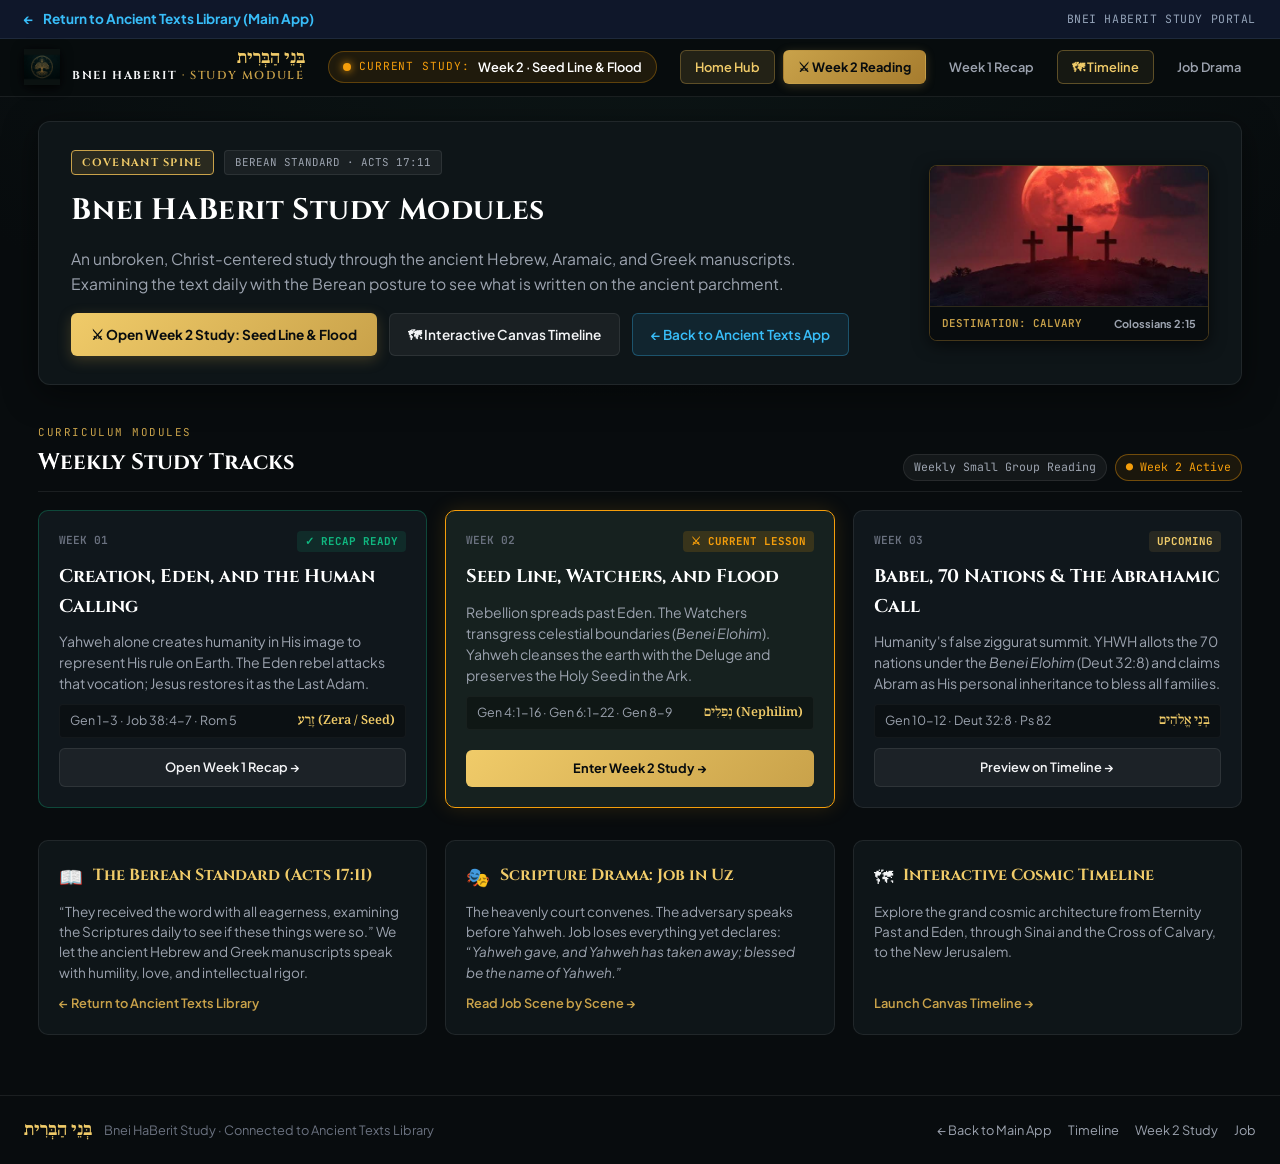
<file: docs/index.html>
<!doctype html>
<html lang="en">
<head>
  <meta charset="utf-8">
  <meta name="viewport" content="width=device-width, initial-scale=1">
  <title>Bnei HaBerit Study · Sons of the Covenant</title>
  <link rel="icon" href="seal.png">
  <link rel="stylesheet" href="styles.css?v=clean-unified-2">
  <link rel="stylesheet" href="map.css">
  <link rel="preconnect" href="https://fonts.googleapis.com">
  <link rel="preconnect" href="https://fonts.gstatic.com" crossorigin>
  <link href="https://fonts.googleapis.com/css2?family=Cinzel:wght@600;700;900&family=JetBrains+Mono:wght@400;600&family=Noto+Serif+Hebrew:wght@500;700&family=Plus+Jakarta+Sans:wght@400;500;600;700&family=Source+Serif+4:ital,wght@0,400;0,600;1,400&display=swap" rel="stylesheet">
</head>
<body class="campaign-body">

  <!-- PERSISTENT TOP RETURN BAR -->
  <div class="top-return-bar">
    <a href="https://ancient-texts-app.web.app/" class="return-link" title="Return to Ancient Texts Library">
      <span class="return-arrow">&larr;</span> Return to Ancient Texts Library (Main App)
    </a>
    <span class="return-badge">Bnei HaBerit Study Portal</span>
  </div>

  <!-- TOP HUD BAR -->
  <header class="hud-header">
    <div class="hud-bar">
      <a class="hud-brand" href="index.html">
        <img class="hud-seal" src="seal.png" alt="Seal">
        <div class="hud-brand-text">
          <span class="hud-he">בְּנֵי הַבְּרִית</span>
          <span class="hud-title">BNEI HABERIT <span class="hud-sub">· STUDY MODULE</span></span>
        </div>
      </a>

      <div class="hud-quest-status">
        <span class="hud-status-dot"></span>
        <span class="hud-quest-label">CURRENT STUDY:</span>
        <strong class="hud-quest-name">Week 2 · Seed Line &amp; Flood</strong>
      </div>

      <nav class="hud-nav" id="shell-nav">
        <a href="index.html" data-view="home" class="hud-btn active">Home Hub</a>
        <a href="week.html?week=2" data-view="week" class="hud-btn primary">&#9876; Week 2 Reading</a>
        <a href="week.html?week=1" data-view="week" class="hud-btn">Week 1 Recap</a>
        <a href="timeline.html" class="hud-btn highlight">&#128506; Timeline</a>
        <a href="job.html" data-view="job" class="hud-btn">Job Drama</a>
      </nav>
    </div>
  </header>

  <!-- MAIN WRAPPER -->
  <div id="view-home">
    <main class="hud-wrap">

      <!-- CLEAN HERO BRIEFING -->
      <section class="briefing-card">
        <div class="briefing-left">
          <div class="briefing-tag-row">
            <span class="badge-gold">COVENANT SPINE</span>
            <span class="badge-mono">BEREAN STANDARD · ACTS 17:11</span>
          </div>
          <h1 class="briefing-heading">Bnei HaBerit Study Modules</h1>
          <p class="briefing-desc">
            An unbroken, Christ-centered study through the ancient Hebrew, Aramaic, and Greek manuscripts. 
            Examining the text daily with the Berean posture to see what is written on the ancient parchment.
          </p>
          <div class="briefing-actions">
            <a href="week.html?week=2" class="btn-hud-primary">&#9876; Open Week 2 Study: Seed Line &amp; Flood</a>
            <a href="timeline.html" class="btn-hud-secondary">&#128506; Interactive Canvas Timeline</a>
            <a href="https://ancient-texts-app.web.app/" class="btn-hud-ext">&larr; Back to Ancient Texts App</a>
          </div>
        </div>

        <div class="briefing-art">
          <img src="images/hero-calvary-blood-moon.jpg" alt="Calvary Moon" class="art-thumb">
          <div class="art-caption">
            <span>DESTINATION: CALVARY</span>
            <strong>Colossians 2:15</strong>
          </div>
        </div>
      </section>

      <!-- ACTIVE CURRICULUM WEEKS -->
      <section class="campaign-section">
        <div class="section-title-row">
          <div>
            <span class="hud-kicker">CURRICULUM MODULES</span>
            <h2 class="hud-h2">Weekly Study Tracks</h2>
          </div>
          <div class="hud-stats">
            <span class="stat-pill">Weekly Small Group Reading</span>
            <span class="stat-pill live">&#9679; Week 2 Active</span>
          </div>
        </div>

        <div class="quest-grid">

          <!-- WEEK 1 -->
          <article class="quest-card completed">
            <div class="quest-top">
              <span class="quest-num">WEEK 01</span>
              <span class="quest-status done">&#10003; RECAP READY</span>
            </div>
            <h3 class="quest-title">Creation, Eden, and the Human Calling</h3>
            <p class="quest-snippet">
              Yahweh alone creates humanity in His image to represent His rule on Earth. The Eden rebel attacks that vocation; Jesus restores it as the Last Adam.
            </p>
            <div class="quest-meta">
              <span class="quest-ref">Gen 1-3 &middot; Job 38:4-7 &middot; Rom 5</span>
              <span class="quest-root">זֶרַע (Zera / Seed)</span>
            </div>
            <a href="week.html?week=1" class="quest-btn">Open Week 1 Recap &rarr;</a>
          </article>

          <!-- WEEK 2 (ACTIVE) -->
          <article class="quest-card active-quest">
            <div class="quest-top">
              <span class="quest-num">WEEK 02</span>
              <span class="quest-status active">&#9876; CURRENT LESSON</span>
            </div>
            <h3 class="quest-title">Seed Line, Watchers, and Flood</h3>
            <p class="quest-snippet">
              Rebellion spreads past Eden. The Watchers transgress celestial boundaries (<em>Benei Elohim</em>). Yahweh cleanses the earth with the Deluge and preserves the Holy Seed in the Ark.
            </p>
            <div class="quest-meta">
              <span class="quest-ref">Gen 4:1-16 &middot; Gen 6:1-22 &middot; Gen 8-9</span>
              <span class="quest-root">נְפִלִים (Nephilim)</span>
            </div>
            <a href="week.html?week=2" class="quest-btn pulse">Enter Week 2 Study &rarr;</a>
          </article>

          <!-- WEEK 3 -->
          <article class="quest-card">
            <div class="quest-top">
              <span class="quest-num">WEEK 03</span>
              <span class="quest-status next">UPCOMING</span>
            </div>
            <h3 class="quest-title">Babel, 70 Nations &amp; The Abrahamic Call</h3>
            <p class="quest-snippet">
              Humanity's false ziggurat summit. YHWH allots the 70 nations under the <em>Benei Elohim</em> (Deut 32:8) and claims Abram as His personal inheritance to bless all families.
            </p>
            <div class="quest-meta">
              <span class="quest-ref">Gen 10-12 &middot; Deut 32:8 &middot; Ps 82</span>
              <span class="quest-root">בְּנֵי אֱלֹהִים</span>
            </div>
            <a href="timeline.html" class="quest-btn">Preview on Timeline &rarr;</a>
          </article>

        </div>
      </section>

      <!-- INTEL & STUDY TOOLS -->
      <section class="intel-grid">

        <!-- BEREAN POSTURE CARD -->
        <article class="intel-card">
          <div class="intel-header">
            <span class="intel-icon">&#128214;</span>
            <h4>The Berean Standard (Acts 17:11)</h4>
          </div>
          <p class="intel-text">
            &ldquo;They received the word with all eagerness, examining the Scriptures daily to see if these things were so.&rdquo; 
            We let the ancient Hebrew and Greek manuscripts speak with humility, love, and intellectual rigor.
          </p>
          <a href="https://ancient-texts-app.web.app/" class="intel-link">&larr; Return to Ancient Texts Library</a>
        </article>

        <!-- DRAMA OF JOB CARD -->
        <article class="intel-card">
          <div class="intel-header">
            <span class="intel-icon">&#127917;</span>
            <h4>Scripture Drama: Job in Uz</h4>
          </div>
          <p class="intel-text">
            The heavenly court convenes. The adversary speaks before Yahweh. Job loses everything yet declares: <em>&ldquo;Yahweh gave, and Yahweh has taken away; blessed be the name of Yahweh.&rdquo;</em>
          </p>
          <a href="job.html" class="intel-link">Read Job Scene by Scene &rarr;</a>
        </article>

        <!-- TIMELINE PORTAL CARD -->
        <article class="intel-card">
          <div class="intel-header">
            <span class="intel-icon">&#128506;</span>
            <h4>Interactive Cosmic Timeline</h4>
          </div>
          <p class="intel-text">
            Explore the grand cosmic architecture from Eternity Past and Eden, through Sinai and the Cross of Calvary, to the New Jerusalem.
          </p>
          <a href="timeline.html" class="intel-link">Launch Canvas Timeline &rarr;</a>
        </article>

      </section>

    </main>

    <!-- CLEAN FOOTER -->
    <footer class="hud-footer">
      <div class="hud-footer-content">
        <div class="footer-left">
          <span class="hud-he">בְּנֵי הַבְּרִית</span>
          <span class="footer-copy">Bnei HaBerit Study &middot; Connected to Ancient Texts Library</span>
        </div>
        <div class="footer-links">
          <a href="https://ancient-texts-app.web.app/">&larr; Back to Main App</a>
          <a href="timeline.html">Timeline</a>
          <a href="week.html?week=2">Week 2 Study</a>
          <a href="job.html">Job</a>
        </div>
      </div>
    </footer>
  </div>

  <div id="view-week" hidden>
    <main class="wrap">
      <article class="card" id="week"></article>
    </main>
  </div>

  <div id="view-job" hidden>
    <!-- Job view preserved -->
  </div>

  <script src="router.js?v=student-only-20260902"></script>
  <script src="app.js?v=student-only-20260902"></script>
</body>
</html>
</file>
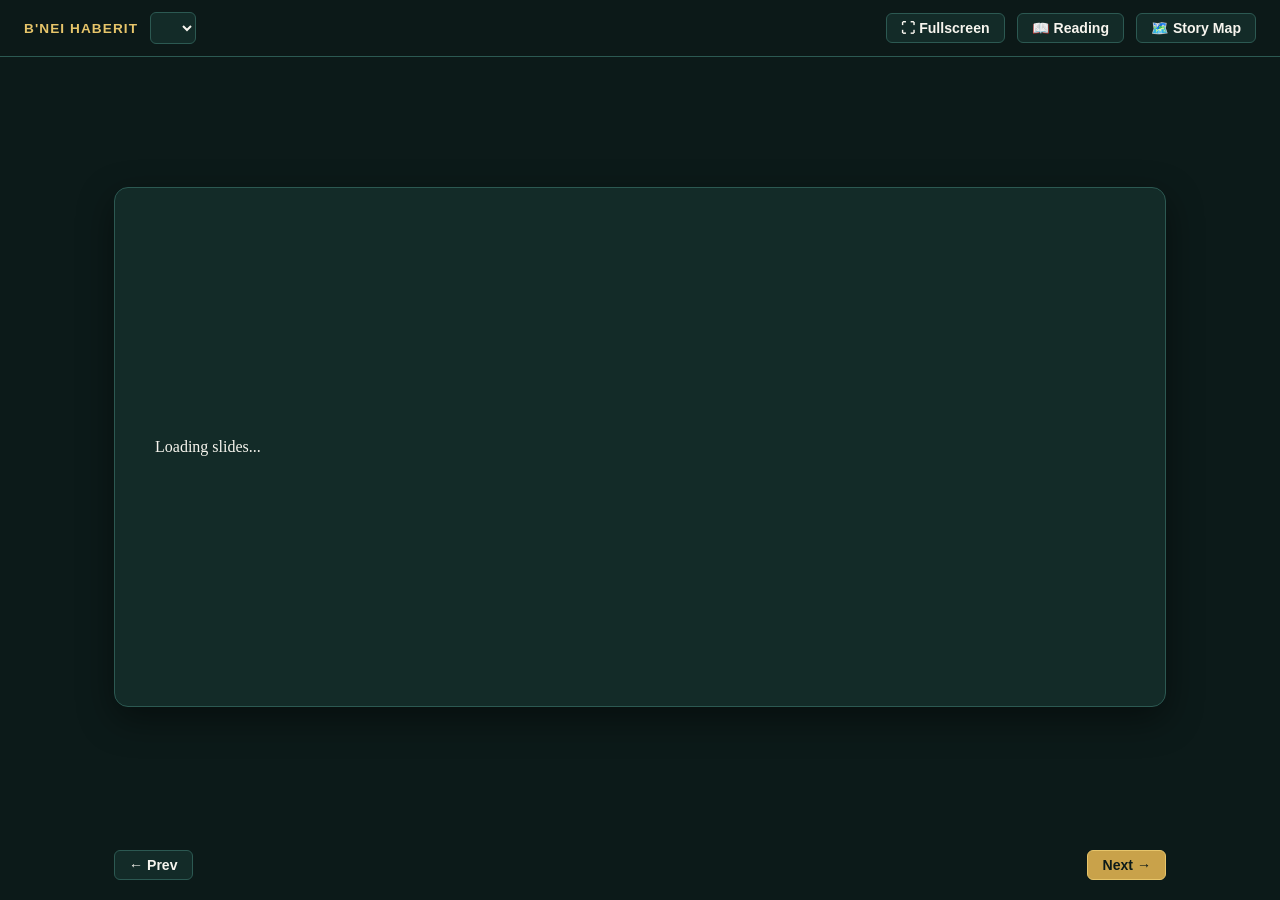
<file: docs/deck.html>
<!doctype html>
<html lang="en">
<head>
  <meta charset="utf-8">
  <meta name="viewport" content="width=device-width, initial-scale=1">
  <title>Lesson Presentation | B'nei HaBerit</title>
  <link rel="stylesheet" href="styles.css">
  <link rel="stylesheet" href="deck.css">
</head>
<body class="deck-mode">
  <header class="deck-header">
    <div class="deck-nav-group">
      <span class="deck-title-badge">B'nei HaBerit</span>
      <select id="deck-week-select" class="deck-select"></select>
    </div>
    <div class="deck-nav-group">
      <button id="deck-fullscreen" class="deck-btn" title="Toggle Fullscreen">⛶ Fullscreen</button>
      <a class="deck-btn" href="./">📖 Reading</a>
      <a class="deck-btn" href="map.html">🗺️ Story Map</a>
    </div>
  </header>

  <main class="deck-stage">
    <article class="deck-slide" id="deck-slide-content">
      <p>Loading slides...</p>
    </article>
  </main>

  <footer class="deck-footer">
    <button id="deck-prev" class="deck-btn">← Prev</button>
    <div class="deck-dots" id="deck-dots"></div>
    <span class="deck-counter" id="deck-counter"></span>
    <button id="deck-next" class="deck-btn primary">Next →</button>
  </footer>

  <script src="deck.js"></script>
</body>
</html>
</file>
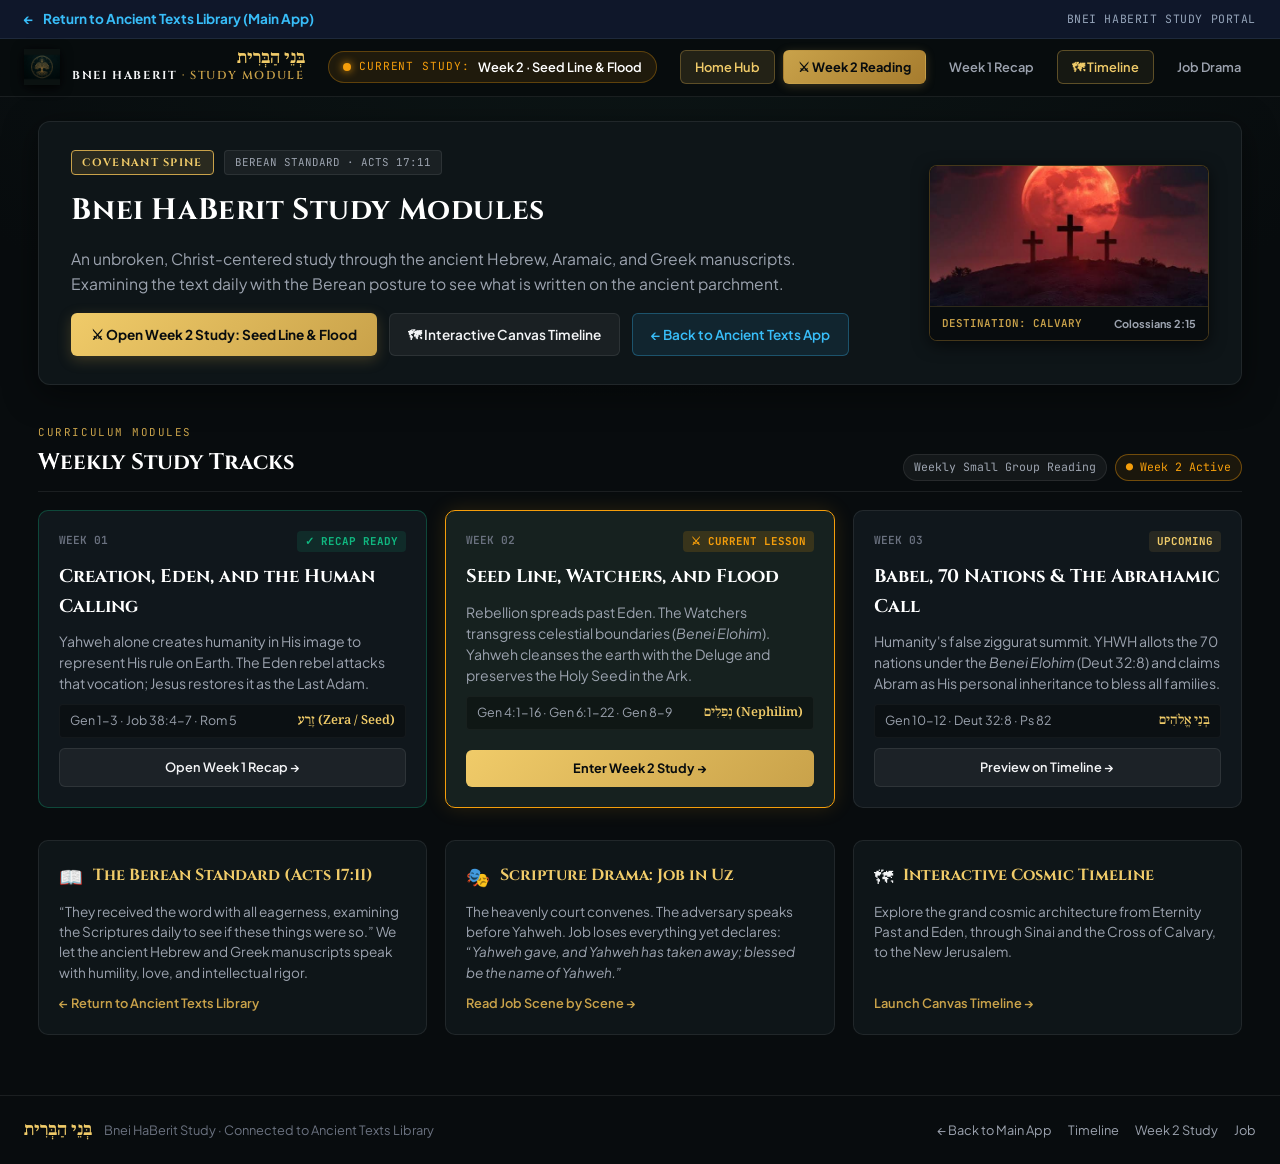
<file: docs/job.html>
<!doctype html>
<html lang="en"><head>
<meta charset="utf-8">
<meta name="viewport" content="width=device-width, initial-scale=1">
<title>Job | Bnei Haberit</title>
<link rel="icon" href="seal.png">
<link rel="stylesheet" href="styles.css">
<script src="router.js"></script>
<script src="shim.js"></script>
</head><body>
<main class="wrap"><article class="card">
<p>Opening Job…</p>
<p><a id="shim-continue" href="index.html?view=job">Continue</a></p>
</article></main>
<script>
(function(){
  var a = document.getElementById("shim-continue");
  var t = window.BneiRoute && BneiRoute.shimTarget(location);
  if (a && t) a.href = t;
})();
</script>
</body></html>
</file>
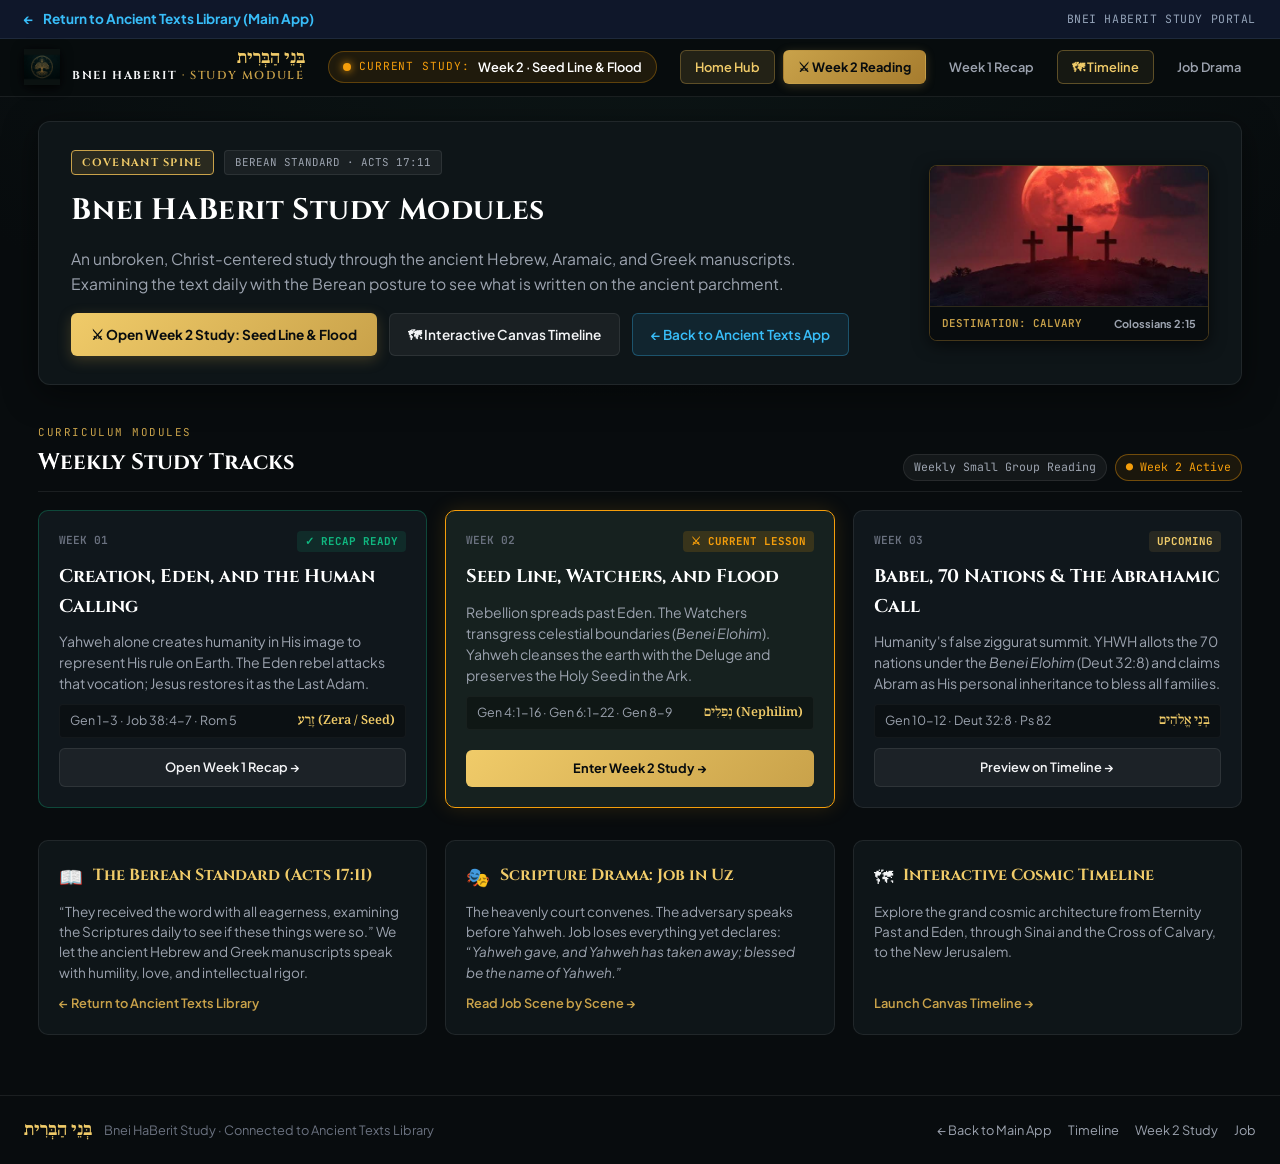
<file: docs/map.html>
<!doctype html>
<html lang="en"><head>
<meta charset="utf-8">
<meta name="viewport" content="width=device-width, initial-scale=1">
<title>Story map | Bnei Haberit</title>
<link rel="icon" href="seal.png">
<link rel="stylesheet" href="styles.css">
<script src="router.js"></script>
<script src="shim.js"></script>
</head><body>
<main class="wrap"><article class="card">
<p>Opening the map…</p>
<p><a id="shim-continue" href="index.html?view=map">Continue</a></p>
</article></main>
<script>
(function(){
  var a = document.getElementById("shim-continue");
  var t = window.BneiRoute && BneiRoute.shimTarget(location);
  if (a && t) a.href = t;
})();
</script>
</body></html>
</file>
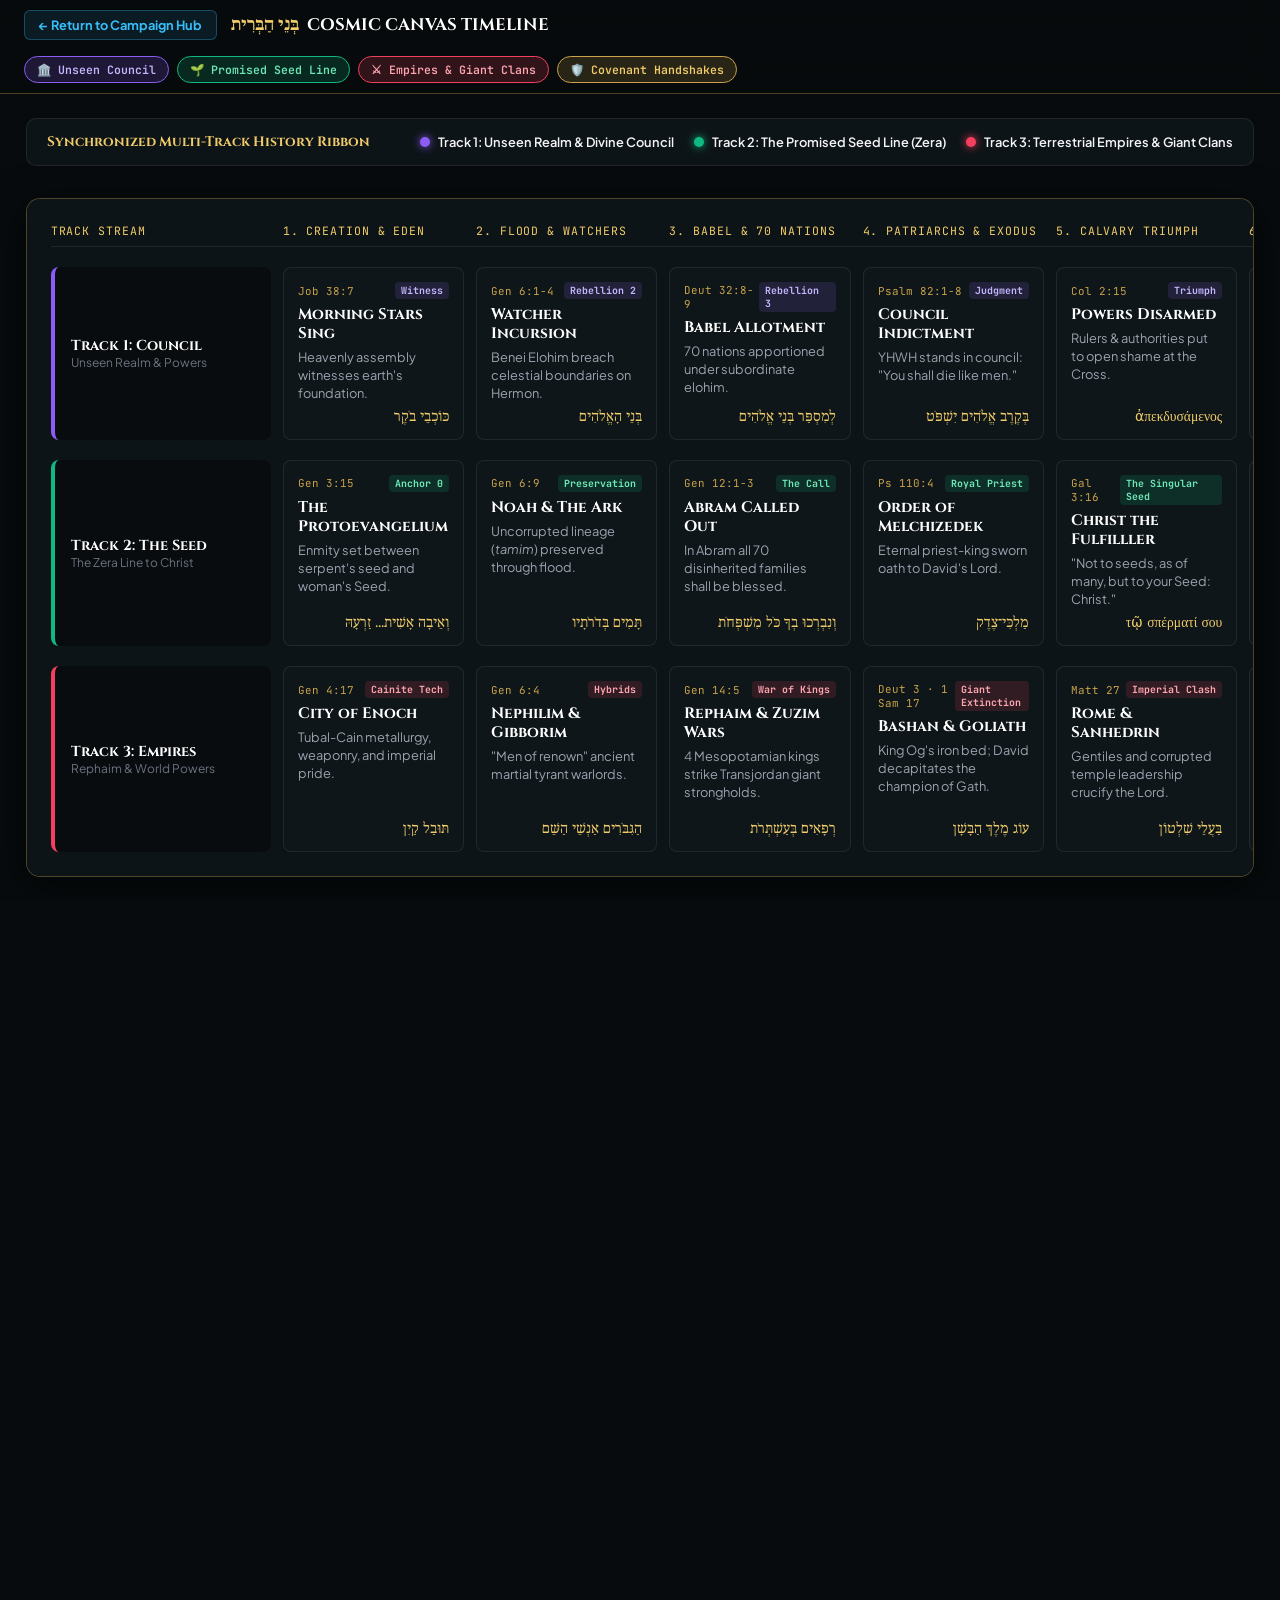
<file: docs/timeline.html>
<!doctype html>
<html lang="en">
<head>
  <meta charset="utf-8">
  <meta name="viewport" content="width=device-width, initial-scale=1">
  <title>Cosmic Canvas Timeline · Multi-Layered Redemptive Engine</title>
  <link rel="icon" href="seal.png">
  <link rel="preconnect" href="https://fonts.googleapis.com">
  <link rel="preconnect" href="https://fonts.gstatic.com" crossorigin>
  <link href="https://fonts.googleapis.com/css2?family=Cinzel:wght@600;700;900&family=JetBrains+Mono:wght@400;600;700&family=Noto+Serif+Hebrew:wght@500;700;900&family=Plus+Jakarta+Sans:wght@400;500;600;700&family=Source+Serif+4:ital,wght@0,400;0,600;1,400&display=swap" rel="stylesheet">
  <style>
    :root {
      --bg-dark: #070b0d;
      --bg-panel: #0d1417;
      --bg-card: rgba(15, 23, 27, 0.92);
      --bg-card-hover: rgba(22, 34, 40, 0.98);
      --border: rgba(255, 255, 255, 0.08);
      --border-gold: rgba(201, 162, 74, 0.35);
      --gold: #c9a24a;
      --gold-bright: #f0cb69;
      --track-council: #8b5cf6; /* Violet */
      --track-seed: #10b981;    /* Emerald */
      --track-empires: #f43f5e; /* Rose / Crimson */
      --text-main: #f3f4f6;
      --text-muted: #9ca3af;
      --text-dim: #6b7280;
    }

    * { box-sizing: border-box; }
    html, body {
      margin: 0;
      padding: 0;
      width: 100%;
      height: 100%;
      overflow-x: hidden;
      background: var(--bg-dark);
      color: var(--text-main);
      font-family: "Plus Jakarta Sans", sans-serif;
    }

    .he {
      font-family: "Noto Serif Hebrew", serif;
      direction: rtl;
      unicode-bidi: isolate;
    }

    /* TOP RETURN & CONTROL BAR */
    .timeline-topbar {
      position: sticky;
      top: 0;
      z-index: 100;
      background: rgba(7, 11, 13, 0.92);
      backdrop-filter: blur(16px);
      border-bottom: 1px solid var(--border-gold);
      padding: 10px 24px;
      display: flex;
      align-items: center;
      justify-content: space-between;
      gap: 16px;
      flex-wrap: wrap;
    }

    .topbar-left {
      display: flex;
      align-items: center;
      gap: 14px;
    }

    .back-btn {
      display: inline-flex;
      align-items: center;
      gap: 6px;
      padding: 6px 14px;
      border-radius: 6px;
      background: rgba(56, 189, 248, 0.1);
      border: 1px solid rgba(56, 189, 248, 0.3);
      color: #38bdf8;
      text-decoration: none;
      font-weight: 700;
      font-size: 0.8rem;
      transition: all 0.15s ease;
    }

    .back-btn:hover {
      background: rgba(56, 189, 248, 0.2);
      color: #fff;
    }

    .timeline-title {
      font-family: "Cinzel", serif;
      font-size: 1.05rem;
      font-weight: 700;
      color: #fff;
      display: flex;
      align-items: center;
      gap: 8px;
    }

    .timeline-title span {
      color: var(--gold-bright);
      font-family: "Noto Serif Hebrew", serif;
    }

    /* FLASHPOINT FILTER TOGGLES */
    .filter-toggles {
      display: flex;
      align-items: center;
      gap: 8px;
      flex-wrap: wrap;
    }

    .filter-btn {
      padding: 5px 12px;
      border-radius: 999px;
      font-family: "JetBrains Mono", monospace;
      font-size: 0.72rem;
      font-weight: 600;
      cursor: pointer;
      border: 1px solid var(--border);
      background: rgba(255, 255, 255, 0.04);
      color: var(--text-muted);
      transition: all 0.15s ease;
    }

    .filter-btn:hover {
      color: #fff;
      border-color: rgba(255, 255, 255, 0.2);
    }

    .filter-btn.active-council {
      background: rgba(139, 92, 246, 0.18);
      border-color: var(--track-council);
      color: #c4b5fd;
    }

    .filter-btn.active-seed {
      background: rgba(16, 185, 129, 0.18);
      border-color: var(--track-seed);
      color: #6ee7b7;
    }

    .filter-btn.active-giants {
      background: rgba(244, 63, 94, 0.18);
      border-color: var(--track-empires);
      color: #fda4af;
    }

    .filter-btn.active-covenant {
      background: rgba(201, 162, 74, 0.18);
      border-color: var(--gold);
      color: var(--gold-bright);
    }

    /* MAIN CONTAINER */
    .timeline-wrapper {
      max-width: 1540px;
      width: 96vw;
      margin: 0 auto;
      padding: 24px 0 80px;
      display: flex;
      flex-direction: column;
      gap: 32px;
    }

    /* TRACK LEGEND */
    .track-legend {
      background: var(--bg-panel);
      border: 1px solid var(--border);
      border-radius: 10px;
      padding: 14px 20px;
      display: flex;
      align-items: center;
      justify-content: space-between;
      gap: 20px;
      flex-wrap: wrap;
    }

    .legend-title {
      font-family: "Cinzel", serif;
      font-size: 0.85rem;
      font-weight: 700;
      color: var(--gold-bright);
    }

    .legend-items {
      display: flex;
      gap: 20px;
      flex-wrap: wrap;
    }

    .legend-tag {
      display: flex;
      align-items: center;
      gap: 8px;
      font-size: 0.8rem;
      font-weight: 600;
    }

    .legend-dot {
      width: 10px;
      height: 10px;
      border-radius: 50%;
    }

    .dot-council { background: var(--track-council); box-shadow: 0 0 8px var(--track-council); }
    .dot-seed { background: var(--track-seed); box-shadow: 0 0 8px var(--track-seed); }
    .dot-empires { background: var(--track-empires); box-shadow: 0 0 8px var(--track-empires); }

    /* 3-TRACK MULTI-RIBBON CONTAINER */
    .ribbon-section {
      background: var(--bg-panel);
      border: 1px solid var(--border-gold);
      border-radius: 14px;
      padding: 24px;
      box-shadow: 0 10px 40px rgba(0, 0, 0, 0.6);
      overflow-x: auto;
    }

    .ribbon-scroll-container {
      min-width: 1380px;
      display: flex;
      flex-direction: column;
      gap: 20px;
    }

    .ribbon-header-row {
      display: grid;
      grid-template-columns: 220px repeat(6, 1fr);
      gap: 12px;
      font-family: "JetBrains Mono", monospace;
      font-size: 0.72rem;
      color: var(--gold-bright);
      text-transform: uppercase;
      letter-spacing: 0.08em;
      border-bottom: 1px solid var(--border);
      padding-bottom: 8px;
    }

    .track-row {
      display: grid;
      grid-template-columns: 220px repeat(6, 1fr);
      gap: 12px;
      align-items: stretch;
    }

    .track-label-col {
      display: flex;
      flex-direction: column;
      justify-content: center;
      padding: 12px 16px;
      border-radius: 8px;
      background: rgba(0, 0, 0, 0.4);
      border-left: 4px solid #fff;
    }

    .track-label-col.council { border-color: var(--track-council); }
    .track-label-col.seed { border-color: var(--track-seed); }
    .track-label-col.empires { border-color: var(--track-empires); }

    .track-name {
      font-family: "Cinzel", serif;
      font-size: 0.9rem;
      font-weight: 700;
      color: #fff;
    }

    .track-sub {
      font-size: 0.75rem;
      color: var(--text-dim);
    }

    /* TIMELINE NODES */
    .time-node {
      background: var(--bg-card);
      border: 1px solid var(--border);
      border-radius: 8px;
      padding: 14px;
      display: flex;
      flex-direction: column;
      gap: 6px;
      cursor: pointer;
      transition: all 0.2s ease;
      position: relative;
    }

    .time-node:hover {
      background: var(--bg-card-hover);
      border-color: rgba(255, 255, 255, 0.3);
      transform: translateY(-2px);
      box-shadow: 0 6px 16px rgba(0, 0, 0, 0.5);
    }

    .node-top {
      display: flex;
      justify-content: space-between;
      align-items: center;
      font-family: "JetBrains Mono", monospace;
      font-size: 0.68rem;
    }

    .node-ref { color: var(--gold); }
    .node-tag {
      padding: 2px 6px;
      border-radius: 4px;
      font-size: 0.62rem;
      font-weight: 700;
    }

    .tag-council { background: rgba(139, 92, 246, 0.15); color: #c4b5fd; }
    .tag-seed { background: rgba(16, 185, 129, 0.15); color: #6ee7b7; }
    .tag-empires { background: rgba(244, 63, 94, 0.15); color: #fda4af; }

    .node-title {
      font-family: "Cinzel", serif;
      font-size: 0.95rem;
      font-weight: 700;
      color: #fff;
      margin: 0;
      line-height: 1.25;
    }

    .node-desc {
      font-size: 0.8rem;
      color: var(--text-muted);
      line-height: 1.4;
      margin: 0;
    }

    .node-lemma {
      font-family: "Noto Serif Hebrew", serif;
      font-size: 0.85rem;
      color: var(--gold-bright);
      margin-top: auto;
      direction: rtl;
    }

    /* LIFESPAN OVERLAP GANTT SECTION */
    .lifespan-section {
      background: var(--bg-panel);
      border: 1px solid var(--border);
      border-radius: 14px;
      padding: 24px;
      display: flex;
      flex-direction: column;
      gap: 16px;
    }

    .section-head {
      display: flex;
      justify-content: space-between;
      align-items: flex-end;
      border-bottom: 1px solid var(--border);
      padding-bottom: 10px;
    }

    .section-head h3 {
      font-family: "Cinzel", serif;
      font-size: 1.25rem;
      color: #fff;
      margin: 0;
    }

    .section-head p {
      font-size: 0.85rem;
      color: var(--text-muted);
      margin: 2px 0 0;
    }

    .gantt-container {
      display: flex;
      flex-direction: column;
      gap: 8px;
      background: rgba(0, 0, 0, 0.3);
      padding: 16px;
      border-radius: 8px;
      border: 1px solid rgba(255, 255, 255, 0.04);
    }

    .gantt-row {
      display: grid;
      grid-template-columns: 140px 1fr 90px;
      align-items: center;
      gap: 14px;
      font-size: 0.82rem;
    }

    .gantt-name {
      font-weight: 600;
      color: var(--text-main);
    }

    .gantt-name small {
      display: block;
      font-size: 0.7rem;
      color: var(--text-dim);
    }

    .gantt-bar-track {
      height: 16px;
      background: rgba(255, 255, 255, 0.05);
      border-radius: 4px;
      position: relative;
      overflow: hidden;
    }

    .gantt-bar {
      height: 100%;
      border-radius: 4px;
      background: linear-gradient(90deg, var(--gold) 0%, var(--gold-bright) 100%);
      position: absolute;
      top: 0;
    }

    .gantt-bar.overlap-adam { background: #3b82f6; }
    .gantt-bar.overlap-methuselah { background: #10b981; }
    .gantt-bar.overlap-shem { background: #f59e0b; }
    .gantt-bar.overlap-abraham { background: #ec4899; }

    .gantt-years {
      font-family: "JetBrains Mono", monospace;
      font-size: 0.75rem;
      color: var(--gold-bright);
      text-align: right;
    }

    .takeaway-box {
      background: rgba(201, 162, 74, 0.08);
      border: 1px solid var(--border-gold);
      border-radius: 8px;
      padding: 14px 18px;
      font-size: 0.88rem;
      line-height: 1.5;
      color: #f1e7d2;
    }

    .takeaway-box strong {
      color: var(--gold-bright);
      font-family: "Cinzel", serif;
    }

    /* TABERNACLE & COSMIC GEOGRAPHY GRID */
    .diagram-grid {
      display: grid;
      grid-template-columns: repeat(auto-fit, minmax(440px, 1fr));
      gap: 24px;
    }

    .diagram-card {
      background: var(--bg-panel);
      border: 1px solid var(--border);
      border-radius: 14px;
      padding: 24px;
      display: flex;
      flex-direction: column;
      gap: 14px;
    }

    .diagram-card h4 {
      font-family: "Cinzel", serif;
      font-size: 1.15rem;
      color: var(--gold-bright);
      margin: 0;
    }

    /* TABERNACLE CAMP MATRIX */
    .tabernacle-matrix {
      display: grid;
      grid-template-columns: 1fr 1fr 1fr;
      grid-template-rows: 1fr 1fr 1fr;
      gap: 8px;
      background: #000;
      padding: 14px;
      border-radius: 10px;
      border: 1px solid var(--border);
      text-align: center;
      font-size: 0.78rem;
    }

    .camp-cell {
      padding: 12px 8px;
      border-radius: 6px;
      background: rgba(255, 255, 255, 0.04);
      border: 1px solid var(--border);
      display: flex;
      flex-direction: column;
      gap: 4px;
      justify-content: center;
    }

    .camp-cell.center {
      background: rgba(201, 162, 74, 0.15);
      border-color: var(--gold);
      color: var(--gold-bright);
      font-weight: 700;
    }

    .camp-cell.banner-east { border-color: #e11d48; } /* Judah Lion */
    .camp-cell.banner-south { border-color: #3b82f6; } /* Reuben Man */
    .camp-cell.banner-west { border-color: #10b981; } /* Ephraim Ox */
    .camp-cell.banner-north { border-color: #f59e0b; } /* Dan Eagle */

    .camp-title { font-weight: 700; color: #fff; }
    .camp-face { font-size: 0.7rem; color: var(--gold); font-family: "JetBrains Mono", monospace; }

    /* ETYMOLOGICAL CIPHER CARD */
    .cipher-list {
      display: grid;
      grid-template-columns: repeat(2, 1fr);
      gap: 8px;
      font-size: 0.8rem;
    }

    .cipher-item {
      background: rgba(255, 255, 255, 0.04);
      padding: 8px 12px;
      border-radius: 6px;
      display: flex;
      justify-content: space-between;
      border: 1px solid rgba(255, 255, 255, 0.03);
    }

    .cipher-item strong { color: #fff; }
    .cipher-item span { color: var(--gold-bright); font-style: italic; }

    .cipher-sentence {
      background: rgba(16, 185, 129, 0.1);
      border: 1px solid rgba(16, 185, 129, 0.3);
      border-radius: 8px;
      padding: 12px 16px;
      font-size: 0.88rem;
      color: #a7f3d0;
      line-height: 1.5;
    }

    /* POP-UP DRAWER MODAL */
    .modal-overlay {
      position: fixed;
      top: 0;
      left: 0;
      width: 100vw;
      height: 100vh;
      background: rgba(0, 0, 0, 0.8);
      backdrop-filter: blur(8px);
      z-index: 200;
      display: none;
      align-items: center;
      justify-content: center;
      padding: 24px;
    }

    .modal-overlay.open { display: flex; }

    .modal-card {
      background: var(--bg-panel);
      border: 1px solid var(--border-gold);
      border-radius: 14px;
      max-width: 680px;
      width: 100%;
      padding: 32px;
      display: flex;
      flex-direction: column;
      gap: 16px;
      box-shadow: 0 20px 60px rgba(0, 0, 0, 0.9);
      position: relative;
    }

    .modal-close {
      position: absolute;
      top: 18px;
      right: 18px;
      background: none;
      border: none;
      color: var(--text-muted);
      font-size: 1.4rem;
      cursor: pointer;
    }

    .modal-close:hover { color: #fff; }

    .modal-hebrew {
      font-family: "Noto Serif Hebrew", serif;
      font-size: 1.4rem;
      color: var(--gold-bright);
      direction: rtl;
      background: rgba(0, 0, 0, 0.4);
      padding: 16px;
      border-radius: 8px;
      border: 1px solid rgba(201, 162, 74, 0.2);
      line-height: 1.5;
    }

    .modal-trans {
      font-size: 1rem;
      color: #f3f4f6;
      line-height: 1.6;
      font-style: italic;
    }

    .modal-takeaway {
      font-size: 0.92rem;
      color: var(--text-muted);
      line-height: 1.5;
      border-top: 1px solid var(--border);
      padding-top: 12px;
    }

    @media (max-width: 900px) {
      .diagram-grid { grid-template-columns: 1fr; }
      .cipher-list { grid-template-columns: 1fr; }
    }
  </style>
</head>
<body>

  <!-- TOP RETURN & CONTROL BAR -->
  <header class="timeline-topbar">
    <div class="topbar-left">
      <a href="index.html" class="back-btn">&larr; Return to Campaign Hub</a>
      <div class="timeline-title">
        <span>בְּנֵי הַבְּרִית</span> COSMIC CANVAS TIMELINE
      </div>
    </div>

    <!-- FLASHPOINT FILTERS -->
    <div class="filter-toggles">
      <button class="filter-btn active-council" data-filter="council">&#127963;&#65039; Unseen Council</button>
      <button class="filter-btn active-seed" data-filter="seed">&#127793; Promised Seed Line</button>
      <button class="filter-btn active-giants" data-filter="giants">&#9876; Empires &amp; Giant Clans</button>
      <button class="filter-btn active-covenant" data-filter="covenant">&#128737;&#65039; Covenant Handshakes</button>
    </div>
  </header>

  <!-- MAIN TIMELINE ENGINE -->
  <main class="timeline-wrapper">

    <!-- TRACK LEGEND -->
    <section class="track-legend">
      <span class="legend-title">Synchronized Multi-Track History Ribbon</span>
      <div class="legend-items">
        <div class="legend-tag"><span class="legend-dot dot-council"></span> Track 1: Unseen Realm &amp; Divine Council</div>
        <div class="legend-tag"><span class="legend-dot dot-seed"></span> Track 2: The Promised Seed Line (Zera)</div>
        <div class="legend-tag"><span class="legend-dot dot-empires"></span> Track 3: Terrestrial Empires &amp; Giant Clans</div>
      </div>
    </section>

    <!-- 3-TRACK MULTI-RIBBON (HORIZONTAL SCROLL) -->
    <section class="ribbon-section">
      <div class="ribbon-scroll-container">

        <!-- EPOCH HEADERS -->
        <div class="ribbon-header-row">
          <div>TRACK STREAM</div>
          <div>1. CREATION &amp; EDEN</div>
          <div>2. FLOOD &amp; WATCHERS</div>
          <div>3. BABEL &amp; 70 NATIONS</div>
          <div>4. PATRIARCHS &amp; EXODUS</div>
          <div>5. CALVARY TRIUMPH</div>
          <div>6. PENTECOST &amp; GLORY</div>
        </div>

        <!-- TRACK 1: UNSEEN REALM / COUNCIL -->
        <div class="track-row">
          <div class="track-label-col council">
            <span class="track-name">Track 1: Council</span>
            <span class="track-sub">Unseen Realm &amp; Powers</span>
          </div>

          <!-- 1. Creation -->
          <div class="time-node" onclick="openModal('protoevangelium')">
            <div class="node-top">
              <span class="node-ref">Job 38:7</span>
              <span class="node-tag tag-council">Witness</span>
            </div>
            <h4 class="node-title">Morning Stars Sing</h4>
            <p class="node-desc">Heavenly assembly witnesses earth's foundation.</p>
            <span class="node-lemma">כּוֹכְבֵי בֹקֶר</span>
          </div>

          <!-- 2. Watchers -->
          <div class="time-node" onclick="openModal('watchers')">
            <div class="node-top">
              <span class="node-ref">Gen 6:1-4</span>
              <span class="node-tag tag-council">Rebellion 2</span>
            </div>
            <h4 class="node-title">Watcher Incursion</h4>
            <p class="node-desc">Benei Elohim breach celestial boundaries on Hermon.</p>
            <span class="node-lemma">בְּנֵי הָאֱלֹהִים</span>
          </div>

          <!-- 3. Babel -->
          <div class="time-node" onclick="openModal('deut32')">
            <div class="node-top">
              <span class="node-ref">Deut 32:8-9</span>
              <span class="node-tag tag-council">Rebellion 3</span>
            </div>
            <h4 class="node-title">Babel Allotment</h4>
            <p class="node-desc">70 nations apportioned under subordinate elohim.</p>
            <span class="node-lemma">לְמִסְפַּר בְּנֵי אֱלֹהִים</span>
          </div>

          <!-- 4. Psalm 82 -->
          <div class="time-node" onclick="openModal('psalm82')">
            <div class="node-top">
              <span class="node-ref">Psalm 82:1-8</span>
              <span class="node-tag tag-council">Judgment</span>
            </div>
            <h4 class="node-title">Council Indictment</h4>
            <p class="node-desc">YHWH stands in council: "You shall die like men."</p>
            <span class="node-lemma">בְּקֶרֶב אֱלֹהִים יִשְׁפֹּט</span>
          </div>

          <!-- 5. Cross Disarming -->
          <div class="time-node" onclick="openModal('colossians2')">
            <div class="node-top">
              <span class="node-ref">Col 2:15</span>
              <span class="node-tag tag-council">Triumph</span>
            </div>
            <h4 class="node-title">Powers Disarmed</h4>
            <p class="node-desc">Rulers &amp; authorities put to open shame at the Cross.</p>
            <span class="node-lemma">ἀπεκδυσάμενος</span>
          </div>

          <!-- 6. New Jerusalem -->
          <div class="time-node">
            <div class="node-top">
              <span class="node-ref">Rev 21-22</span>
              <span class="node-tag tag-council">Final State</span>
            </div>
            <h4 class="node-title">Council Reunited</h4>
            <p class="node-desc">Humanity glorified to judge angels and rule with Christ.</p>
            <span class="node-lemma">שָׁמַיִם חֲדָשִׁים</span>
          </div>
        </div>

        <!-- TRACK 2: PROMISED SEED LINE -->
        <div class="track-row">
          <div class="track-label-col seed">
            <span class="track-name">Track 2: The Seed</span>
            <span class="track-sub">The Zera Line to Christ</span>
          </div>

          <!-- 1. Adam / Eve -->
          <div class="time-node" onclick="openModal('protoevangelium')">
            <div class="node-top">
              <span class="node-ref">Gen 3:15</span>
              <span class="node-tag tag-seed">Anchor 0</span>
            </div>
            <h4 class="node-title">The Protoevangelium</h4>
            <p class="node-desc">Enmity set between serpent's seed and woman's Seed.</p>
            <span class="node-lemma">וְאֵיבָה אָשִׁית... זַרְעָהּ</span>
          </div>

          <!-- 2. Noah -->
          <div class="time-node">
            <div class="node-top">
              <span class="node-ref">Gen 6:9</span>
              <span class="node-tag tag-seed">Preservation</span>
            </div>
            <h4 class="node-title">Noah &amp; The Ark</h4>
            <p class="node-desc">Uncorrupted lineage (<em>tamim</em>) preserved through flood.</p>
            <span class="node-lemma">תָּמִים בְּדֹרֹתָיו</span>
          </div>

          <!-- 3. Abram -->
          <div class="time-node" onclick="openModal('abraham')">
            <div class="node-top">
              <span class="node-ref">Gen 12:1-3</span>
              <span class="node-tag tag-seed">The Call</span>
            </div>
            <h4 class="node-title">Abram Called Out</h4>
            <p class="node-desc">In Abram all 70 disinherited families shall be blessed.</p>
            <span class="node-lemma">וְנִבְרְכוּ בְךָ כֹּל מִשְׁפְּחֹת</span>
          </div>

          <!-- 4. Melchizedek / David -->
          <div class="time-node" onclick="openModal('melchizedek')">
            <div class="node-top">
              <span class="node-ref">Ps 110:4</span>
              <span class="node-tag tag-seed">Royal Priest</span>
            </div>
            <h4 class="node-title">Order of Melchizedek</h4>
            <p class="node-desc">Eternal priest-king sworn oath to David's Lord.</p>
            <span class="node-lemma">מַלְכִּי־צֶדֶק</span>
          </div>

          <!-- 5. Jesus Christ -->
          <div class="time-node" onclick="openModal('galatians3')">
            <div class="node-top">
              <span class="node-ref">Gal 3:16</span>
              <span class="node-tag tag-seed">The Singular Seed</span>
            </div>
            <h4 class="node-title">Christ the Fulfilller</h4>
            <p class="node-desc">"Not to seeds, as of many, but to your Seed: Christ."</p>
            <span class="node-lemma">τῷ σπέρματί σου</span>
          </div>

          <!-- 6. Pentecost Harvest -->
          <div class="time-node">
            <div class="node-top">
              <span class="node-ref">Acts 2 &middot; Rev 12</span>
              <span class="node-tag tag-seed">Overcomers</span>
            </div>
            <h4 class="node-title">The Corporate Seed</h4>
            <p class="node-desc">Believers indwelt as living body of the King.</p>
            <span class="node-lemma">σῶμα Χριστοῦ</span>
          </div>
        </div>

        <!-- TRACK 3: EMPIRES & GIANT CLANS -->
        <div class="track-row">
          <div class="track-label-col empires">
            <span class="track-name">Track 3: Empires</span>
            <span class="track-sub">Rephaim &amp; World Powers</span>
          </div>

          <!-- 1. Early City States -->
          <div class="time-node">
            <div class="node-top">
              <span class="node-ref">Gen 4:17</span>
              <span class="node-tag tag-empires">Cainite Tech</span>
            </div>
            <h4 class="node-title">City of Enoch</h4>
            <p class="node-desc">Tubal-Cain metallurgy, weaponry, and imperial pride.</p>
            <span class="node-lemma">תּוּבַל קַיִן</span>
          </div>

          <!-- 2. Nephilim Remnants -->
          <div class="time-node">
            <div class="node-top">
              <span class="node-ref">Gen 6:4</span>
              <span class="node-tag tag-empires">Hybrids</span>
            </div>
            <h4 class="node-title">Nephilim &amp; Gibborim</h4>
            <p class="node-desc">"Men of renown" ancient martial tyrant warlords.</p>
            <span class="node-lemma">הַגִּבֹּרִים אַנְשֵׁי הַשֵּׁם</span>
          </div>

          <!-- 3. Chedorlaomer Campaign -->
          <div class="time-node">
            <div class="node-top">
              <span class="node-ref">Gen 14:5</span>
              <span class="node-tag tag-empires">War of Kings</span>
            </div>
            <h4 class="node-title">Rephaim &amp; Zuzim Wars</h4>
            <p class="node-desc">4 Mesopotamian kings strike Transjordan giant strongholds.</p>
            <span class="node-lemma">רְפָאִים בְּעַשְׁתְּרֹת</span>
          </div>

          <!-- 4. Og of Bashan & Goliath -->
          <div class="time-node">
            <div class="node-top">
              <span class="node-ref">Deut 3 &middot; 1 Sam 17</span>
              <span class="node-tag tag-empires">Giant Extinction</span>
            </div>
            <h4 class="node-title">Bashan &amp; Goliath</h4>
            <p class="node-desc">King Og's iron bed; David decapitates the champion of Gath.</p>
            <span class="node-lemma">עוֹג מֶלֶךְ הַבָּשָׁן</span>
          </div>

          <!-- 5. Roman Crucifixion -->
          <div class="time-node">
            <div class="node-top">
              <span class="node-ref">Matt 27</span>
              <span class="node-tag tag-empires">Imperial Clash</span>
            </div>
            <h4 class="node-title">Rome &amp; Sanhedrin</h4>
            <p class="node-desc">Gentiles and corrupted temple leadership crucify the Lord.</p>
            <span class="node-lemma">בַּעֲלֵי שִׁלְטוֹן</span>
          </div>

          <!-- 6. Babylon Fallen -->
          <div class="time-node">
            <div class="node-top">
              <span class="node-ref">Rev 18-19</span>
              <span class="node-tag tag-empires">Final Judgment</span>
            </div>
            <h4 class="node-title">Babylon the Great Falls</h4>
            <p class="node-desc">The beast and false prophet cast into lake of fire.</p>
            <span class="node-lemma">נָפְלָה בָּבֶל</span>
          </div>
        </div>

      </div>
    </section>

    <!-- SECTION 2: THE LIFESPAN OVERLAP GANTT CHART -->
    <section class="lifespan-section">
      <div class="section-head">
        <div>
          <h3>Patriarchal Lifespan Overlap Engine</h3>
          <p>Visual proof that oral tradition was preserved through living conversational overlap, dismantling the "telephone game" myth.</p>
        </div>
      </div>

      <div class="gantt-container">
        <!-- ADAM -->
        <div class="gantt-row">
          <div class="gantt-name">Adam <small>Gen 5:5</small></div>
          <div class="gantt-bar-track">
            <div class="gantt-bar overlap-adam" style="left: 0%; width: 45%;"></div>
          </div>
          <div class="gantt-years">930 Yrs</div>
        </div>

        <!-- METHUSELAH -->
        <div class="gantt-row">
          <div class="gantt-name">Methuselah <small>Gen 5:27</small></div>
          <div class="gantt-bar-track">
            <div class="gantt-bar overlap-methuselah" style="left: 33%; width: 47%;"></div>
          </div>
          <div class="gantt-years">969 Yrs</div>
        </div>

        <!-- SHEM -->
        <div class="gantt-row">
          <div class="gantt-name">Shem <small>Gen 11:10</small></div>
          <div class="gantt-bar-track">
            <div class="gantt-bar overlap-shem" style="left: 75%; width: 30%;"></div>
          </div>
          <div class="gantt-years">600 Yrs</div>
        </div>

        <!-- ABRAHAM -->
        <div class="gantt-row">
          <div class="gantt-name">Abraham <small>Gen 25:7</small></div>
          <div class="gantt-bar-track">
            <div class="gantt-bar overlap-abraham" style="left: 92%; width: 9%;"></div>
          </div>
          <div class="gantt-years">175 Yrs</div>
        </div>
      </div>

      <div class="takeaway-box">
        <strong>The Generational Bridge:</strong> Adam lived 930 years and talked directly with Methuselah for 243 years! Methuselah died the exact year of the Flood (1656 AM). Shem survived the Flood and <strong>outlived Abraham</strong>! Abraham could have spoken face-to-face with Shem about Eden, the Flood, and the pre-Babel world.
      </div>
    </section>

    <!-- SECTION 3: TABERNACLE CAMP & ETYMOLOGICAL CIPHER -->
    <section class="diagram-grid">

      <!-- THE 12 TRIBES TABERNACLE CAMP -->
      <article class="diagram-card">
        <h4>Wilderness Tabernacle Camp (Numbers 2)</h4>
        <p style="font-size: 0.85rem; color: var(--text-muted); margin: 0;">
          The 4 camp standards match the 4 Cherubim throne guardian faces in Ezekiel 1 and Revelation 4:
        </p>

        <div class="tabernacle-matrix">
          <div class="camp-cell banner-north">
            <span class="camp-title">NORTH: DAN</span>
            <span class="camp-face">Face: Eagle &#129413;</span>
            <small>Asher &middot; Naphtali</small>
          </div>
          <div class="camp-cell">
            <span class="camp-title">NORTH LEVITES</span>
            <small>Merari</small>
          </div>
          <div class="camp-cell">
            <span class="camp-title">TENT OF MEETING</span>
          </div>

          <div class="camp-cell banner-west">
            <span class="camp-title">WEST: EPHRAIM</span>
            <span class="camp-face">Face: Ox &#128002;</span>
            <small>Manasseh &middot; Benjamin</small>
          </div>
          <div class="camp-cell center">
            <span class="camp-title">&#10024; TABERNACLE &#10024;</span>
            <span class="he">מִשְׁכַּן יְהוָה</span>
            <small>The Presence of YHWH</small>
          </div>
          <div class="camp-cell banner-east">
            <span class="camp-title">EAST: JUDAH</span>
            <span class="camp-face">Face: Lion &#129409;</span>
            <small>Issachar &middot; Zebulun</small>
          </div>

          <div class="camp-cell">
            <span class="camp-title">PRIESTS</span>
            <small>Moses &middot; Aaron</small>
          </div>
          <div class="camp-cell banner-south">
            <span class="camp-title">SOUTH: REUBEN</span>
            <span class="camp-face">Face: Man &#128104;</span>
            <small>Simeon &middot; Gad</small>
          </div>
          <div class="camp-cell">
            <span class="camp-title">SOUTH LEVITES</span>
            <small>Kohath</small>
          </div>
        </div>
      </article>

      <!-- THE ETYMOLOGICAL CIPHER (ADAM TO NOAH) -->
      <article class="diagram-card">
        <h4>The Genesis 5 Etymological Cipher</h4>
        <p style="font-size: 0.85rem; color: var(--text-muted); margin: 0;">
          The literal Hebrew root meanings of the 10 pre-flood patriarchs form an unbroken prophetic sentence:
        </p>

        <div class="cipher-list">
          <div class="cipher-item"><strong>1. Adam</strong> <span>Man</span></div>
          <div class="cipher-item"><strong>2. Seth</strong> <span>Appointed</span></div>
          <div class="cipher-item"><strong>3. Enosh</strong> <span>Mortal / Frail</span></div>
          <div class="cipher-item"><strong>4. Kenan</strong> <span>Sorrow</span></div>
          <div class="cipher-item"><strong>5. Mahalalel</strong> <span>The Blessed God</span></div>
          <div class="cipher-item"><strong>6. Jared</strong> <span>Shall Come Down</span></div>
          <div class="cipher-item"><strong>7. Enoch</strong> <span>Teaching</span></div>
          <div class="cipher-item"><strong>8. Methuselah</strong> <span>His Death Shall Bring</span></div>
          <div class="cipher-item"><strong>9. Lamech</strong> <span>The Despairing</span></div>
          <div class="cipher-item"><strong>10. Noah</strong> <span>Rest / Comfort</span></div>
        </div>

        <div class="cipher-sentence">
          <strong>The Prophetic Declaration:</strong><br>
          &ldquo;Man is appointed mortal sorrow; [but] the Blessed God shall come down teaching that His death shall bring the despairing rest.&rdquo;
        </div>
      </article>

    </section>

  </main>

  <!-- POP-UP DRAWER MODAL -->
  <div class="modal-overlay" id="modalOverlay" onclick="closeModal(event)">
    <div class="modal-card" onclick="event.stopPropagation()">
      <button class="modal-close" onclick="closeModalDirect()">&times;</button>
      <div id="modalContent"></div>
    </div>
  </div>

  <script>
    const MODAL_DATA = {
      protoevangelium: {
        title: "The Protoevangelium (Genesis 3:15)",
        hebrew: "וְאֵיבָה אָשִׁית בֵּינְךָ וּבֵין הָאִשָּׁה וּבֵין זַרְעֲךָ וּבֵין זַרְעָהּ הוּא יְשׁוּפְךָ רֹאשׁ וְאַתָּה תְּשׁוּפֶנּוּ עָקֵב׃",
        trans: "\"And enmity I will set between you and between the woman, and between your seed and between her seed; he shall crush your head, and you shall crush his heel.\"",
        takeaway: "The foundational anchor of the entire Bible. It establishes that human history is a warfare over the promised singular male Seed (Christ) who will destroy the ancient serpent."
      },
      watchers: {
        title: "The Watcher Incursion (Genesis 6:1-4)",
        hebrew: "וַיִּרְאוּ בְנֵי־הָאֱלֹהִים אֶת־בְּנוֹת הָאָדָם כִּי טֹבֹת הֵנָּה וַיִּקְחוּ לָהֶם נָשִׁים...",
        trans: "\"And the sons of God saw the daughters of mankind that they were fair, and took for themselves wives of all whom they chose...\"",
        takeaway: "Corroborated by DSS 4QEn, Jude 6, and 2 Peter 2:4. The celestial rebellion that produced the Nephilim giant clans, requiring the cosmos to be cleansed by the Flood."
      },
      deut32: {
        title: "The Cosmic Apportionment (Deut 32:8-9)",
        hebrew: "בְּהַנְחֵל עֶלְיוֹן גּוֹיִם... יַצֵּב גְּבֻלֹת עַמִּים לְמִסְפַּר בְּנֵי אֱלֹהִים׃ כִּי חֵלֶק יְהוָה עַמּוֹ...",
        trans: "\"When the Most High gave to the nations their inheritance... He fixed the borders of the peoples according to the number of the sons of God (DSS/LXX). For Yahweh's portion is His people, Jacob the lot of His inheritance.\"",
        takeaway: "At the Tower of Babel, YHWH disinherited the 70 rebellious nations, assigning them under subordinate spiritual beings, and chose Abram to build His own counter-nation."
      },
      psalm82: {
        title: "The Indictment of the Council (Psalm 82:1-8)",
        hebrew: "אֱלֹהִים נִצָּב בַּעֲדַת־אֵל בְּקֶרֶב אֱלֹהִים יִשְׁפֹּט...",
        trans: "\"God stands in the divine assembly; in the midst of the gods He judges... 'I said, You are gods, sons of the Most High, all of you; nevertheless, like men you shall die!'\"",
        takeaway: "YHWH judges the corrupt territorial elohim who ruled the nations with injustice, sentencing them to loss of immortality when Christ inherits the earth."
      },
      colossians2: {
        title: "The Cosmic Disarming at Calvary (Colossians 2:15)",
        hebrew: "ἀπεκδυσάμενος τὰς ἀρχὰς καὶ τὰς ἐξουσίας ἐδειγμάτισεν ἐν παρρησίᾳ, θριαμβεύσας αὐτοὺς ἐν αὐτῷ.",
        trans: "\"Having disarmed the rulers and authorities, He made a public display of them, having triumphed over them through the Cross.\"",
        takeaway: "The Cross was not a tragedy; it was a cosmic ambush. Christ disarmed the territorial rulers of Deuteronomy 32 and reclaimed legal authority over the cosmos."
      },
      galatians3: {
        title: "The Singular Seed Promise (Galatians 3:16)",
        hebrew: "τῷ δὲ Ἀβραὰμ ἐρρέθησαν αἱ ἐπαγγελίαι καὶ τῷ σπέρματι αὐτοῦ. οὐ λέγει· Καὶ τοῖς σπέρμασιν, ὡς ἐπὶ πολλῶν, ἀλλ’ ὡς ἐφ’ ἑνός· Καὶ τῷ σπέρματί σου, ὅς ἐστιν Χριστός.",
        trans: "\"Now the promises were spoken to Abraham and to his Seed. It does not say, 'And to seeds,' as of many, but as of one, 'And to your Seed,' who is Christ.\"",
        takeaway: "Paul explicitly rejects ethnic/political nationalism as the primary fulfillment of the Abrahamic covenant. Christ alone is the Heir of the world."
      },
      melchizedek: {
        title: "The Royal Order of Melchizedek (Psalm 110:4)",
        hebrew: "נִשְׁבַּע יְהוָה וְלֹא יִנָּחֵם אַתָּה־כֹהֵן לְעוֹלָם עַל־דִּבְרָתִי מַלְכִּי־צֶדֶק׃",
        trans: "\"Yahweh has sworn and will not relent: 'You are a priest forever after the order of Melchizedek.'\"",
        takeaway: "Links Genesis 14 forward to Jesus Christ in Hebrews 5–7. An eternal, royal priesthood superior to the temporary Levitical priesthood."
      },
      abraham: {
        title: "The Call of Abram (Genesis 12:1-3)",
        hebrew: "וְאֶעֶשְׂךָ לְגוֹי גָּדוֹל... וְנִבְרְכוּ בְךָ כֹּל מִשְׁפְּחֹת הָאֲדָמָה׃",
        trans: "\"And I will make of you a great nation... and in you all the families of the earth shall be blessed.\"",
        takeaway: "God's answer to the Babel disinheritance. Through Abram's seed, YHWH will reclaim the 70 nations scattered across the globe."
      }
    };

    function openModal(key) {
      const data = MODAL_DATA[key];
      if (!data) return;
      const content = `
        <h3 style="font-family: 'Cinzel', serif; font-size: 1.3rem; color: #fff; margin: 0;">${data.title}</h3>
        <div class="modal-hebrew">${data.hebrew}</div>
        <div class="modal-trans">${data.trans}</div>
        <div class="modal-takeaway"><strong>Linguistic &amp; Theological Anchor:</strong><br>${data.takeaway}</div>
      `;
      document.getElementById('modalContent').innerHTML = content;
      document.getElementById('modalOverlay').classList.add('open');
    }

    function closeModal(e) {
      if (e.target.id === 'modalOverlay') {
        document.getElementById('modalOverlay').classList.remove('open');
      }
    }

    function closeModalDirect() {
      document.getElementById('modalOverlay').classList.remove('open');
    }

    // Filter Toggles
    document.querySelectorAll('.filter-btn').forEach(btn => {
      btn.addEventListener('click', () => {
        btn.classList.toggle('active');
      });
    });
  </script>
</body>
</html>
</file>
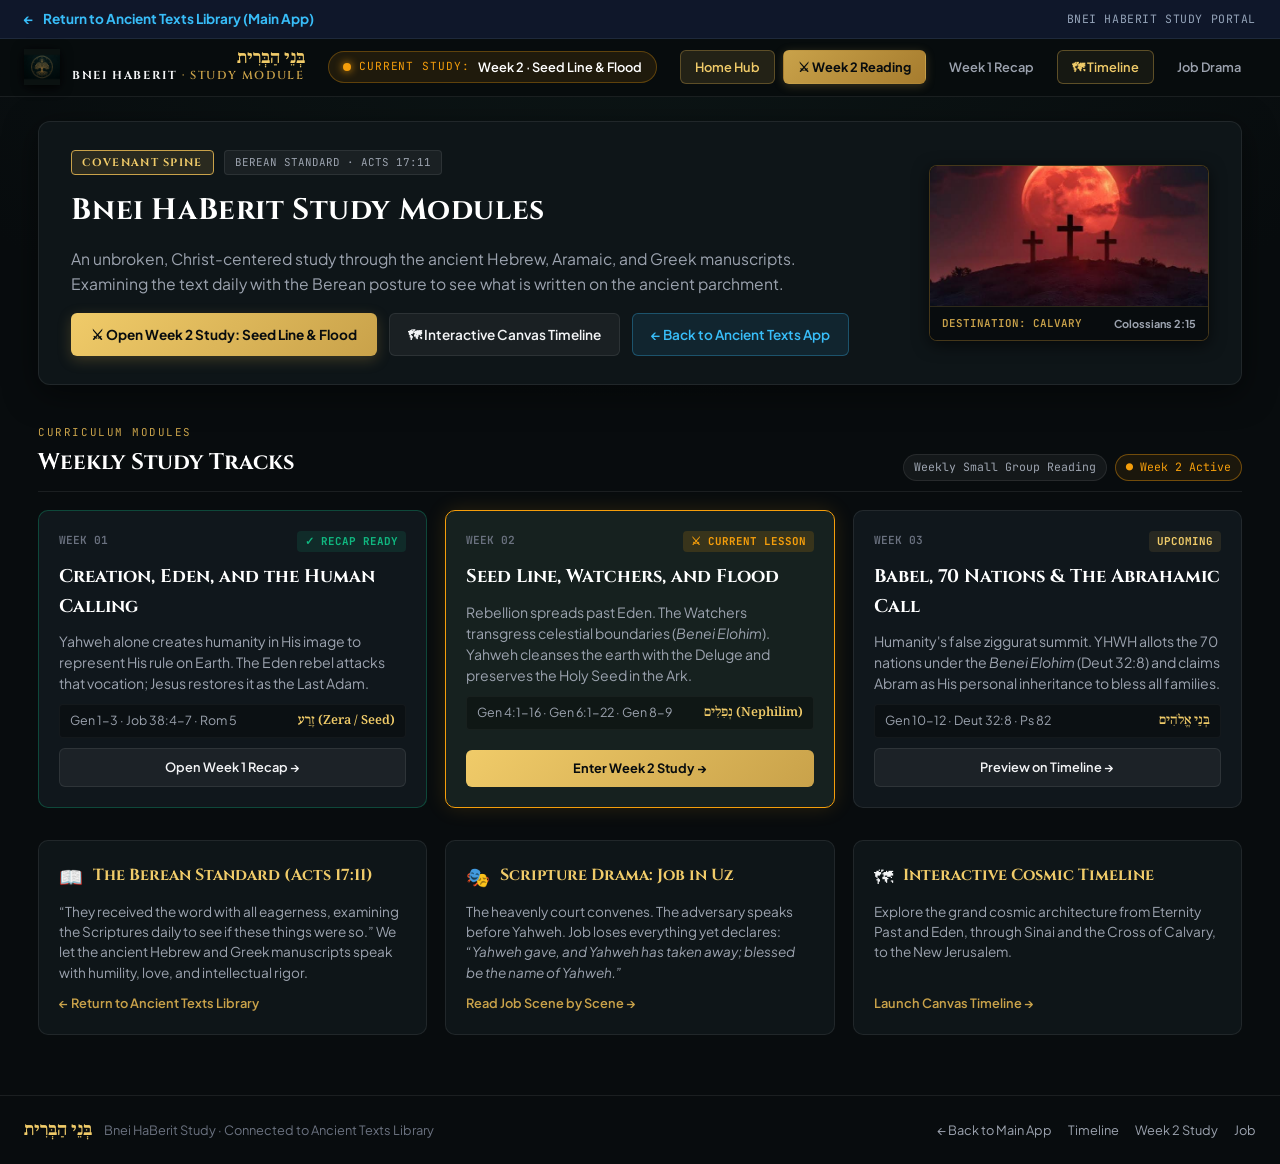
<file: docs/week.html>
<!doctype html>
<html lang="en"><head>
<meta charset="utf-8">
<meta name="viewport" content="width=device-width, initial-scale=1">
<title>This week | Bnei Haberit</title>
<link rel="icon" href="seal.png">
<link rel="stylesheet" href="styles.css?v=openbible2">
<script src="router.js"></script>
<script src="shim.js"></script>
</head><body>
<main class="wrap"><article class="card">
<p>Opening the week…</p>
<p><a id="shim-continue" href="index.html?week=2">Continue</a></p>
</article></main>
<script>
(function(){
  var a = document.getElementById("shim-continue");
  var t = window.BneiRoute && BneiRoute.shimTarget(location);
  if (a && t) a.href = t;
})();
</script>
</body></html>
</file>
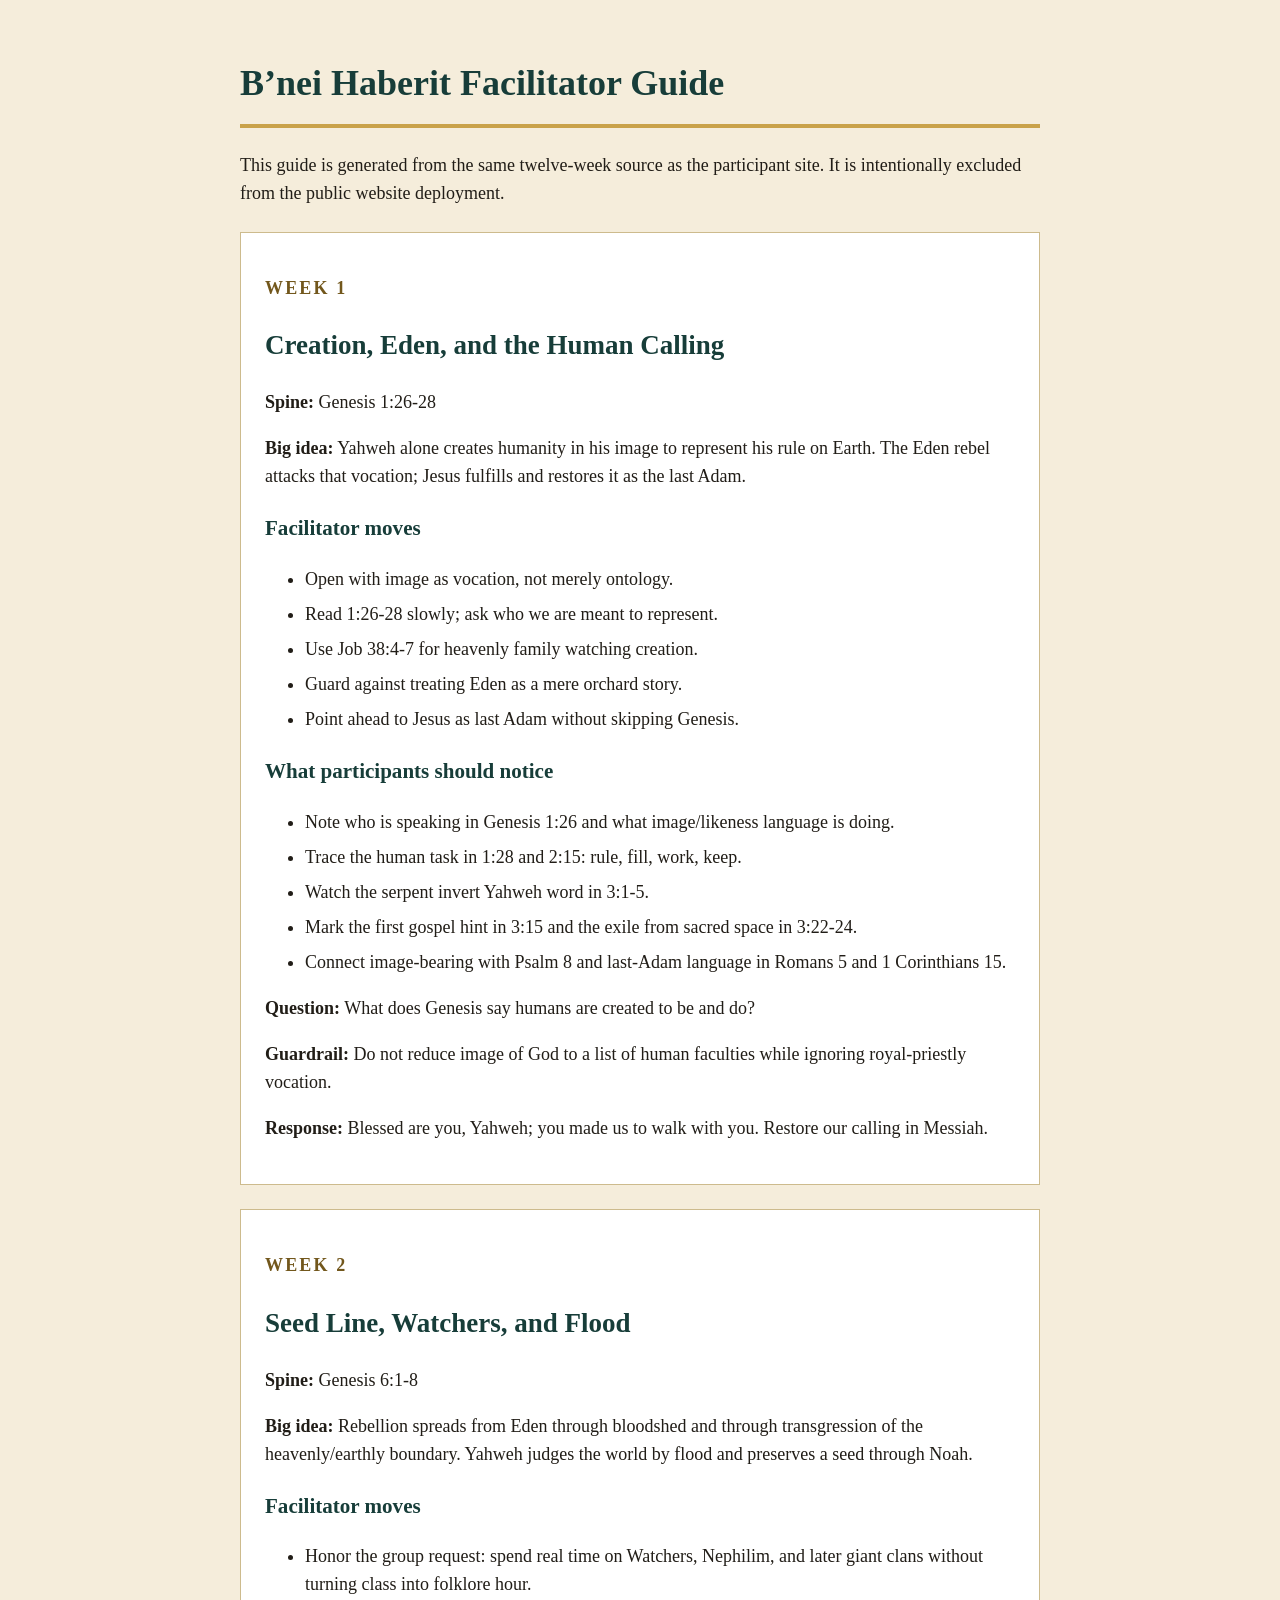
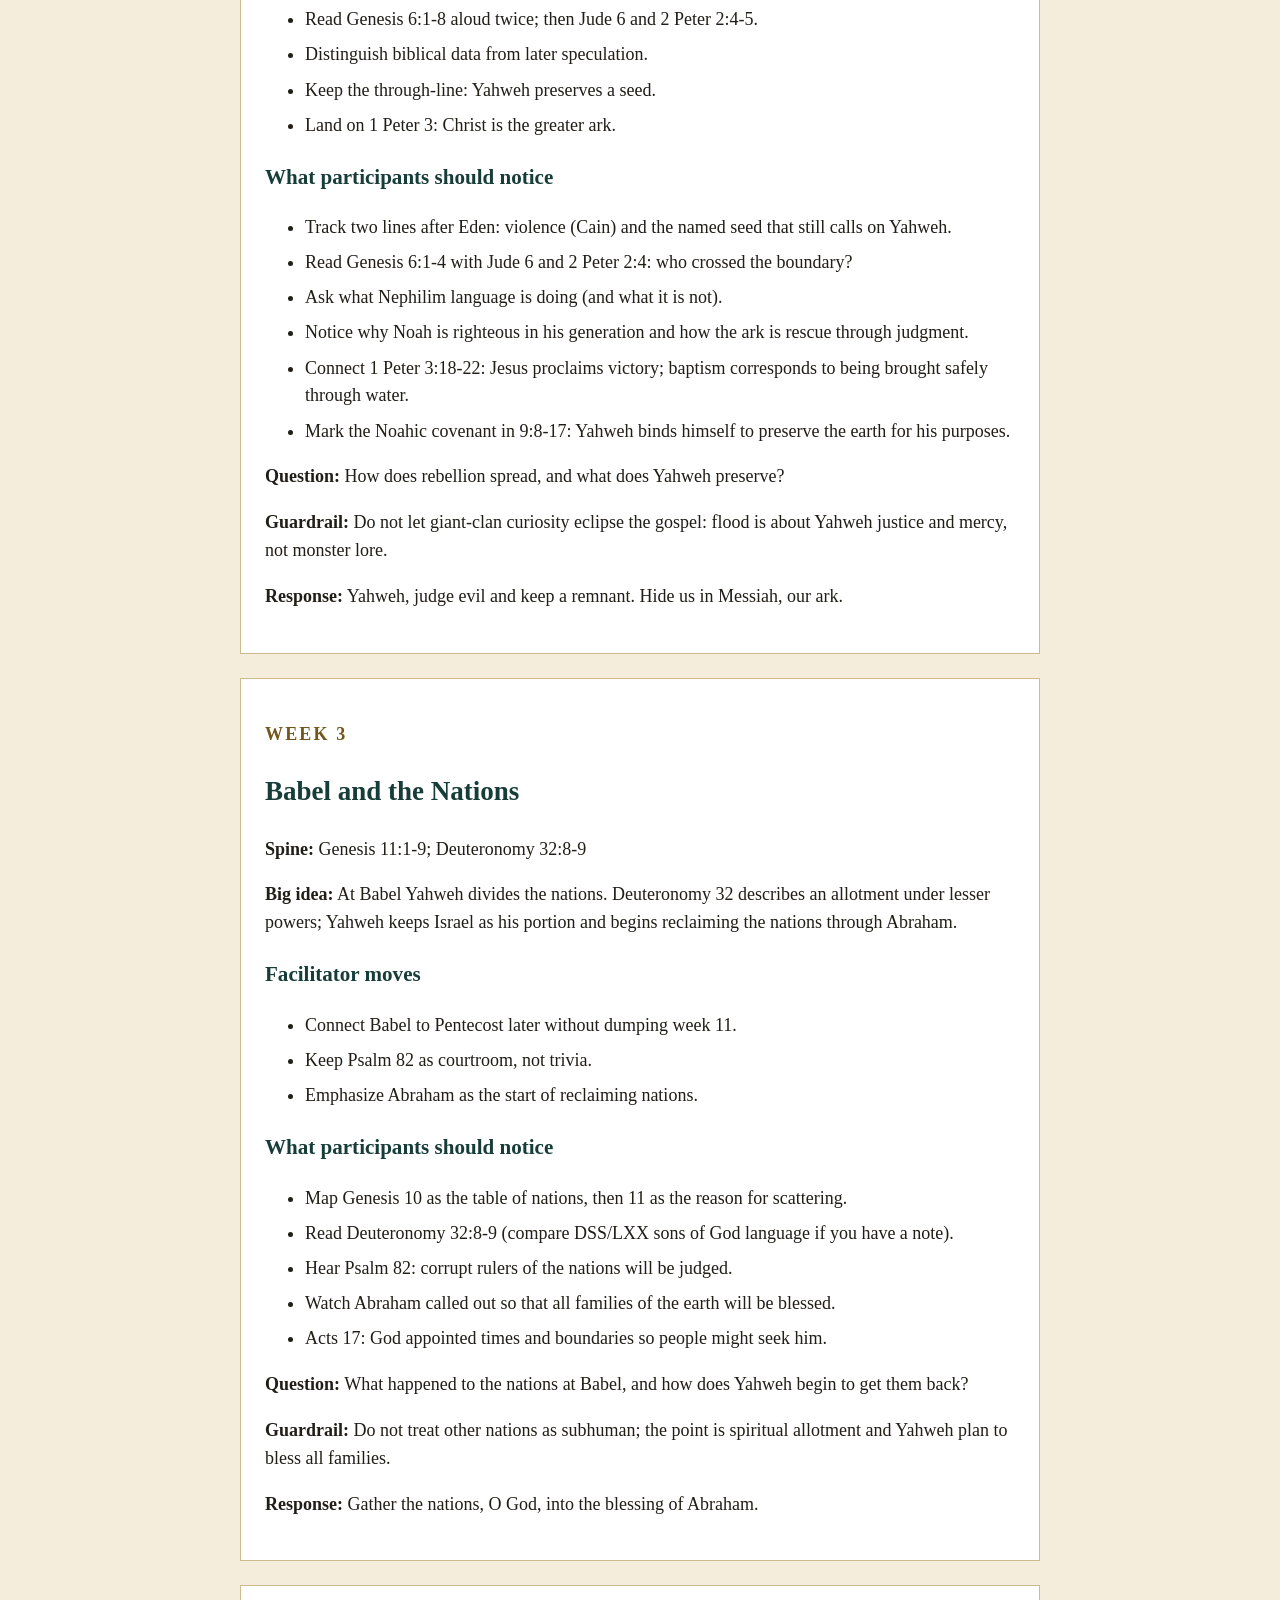
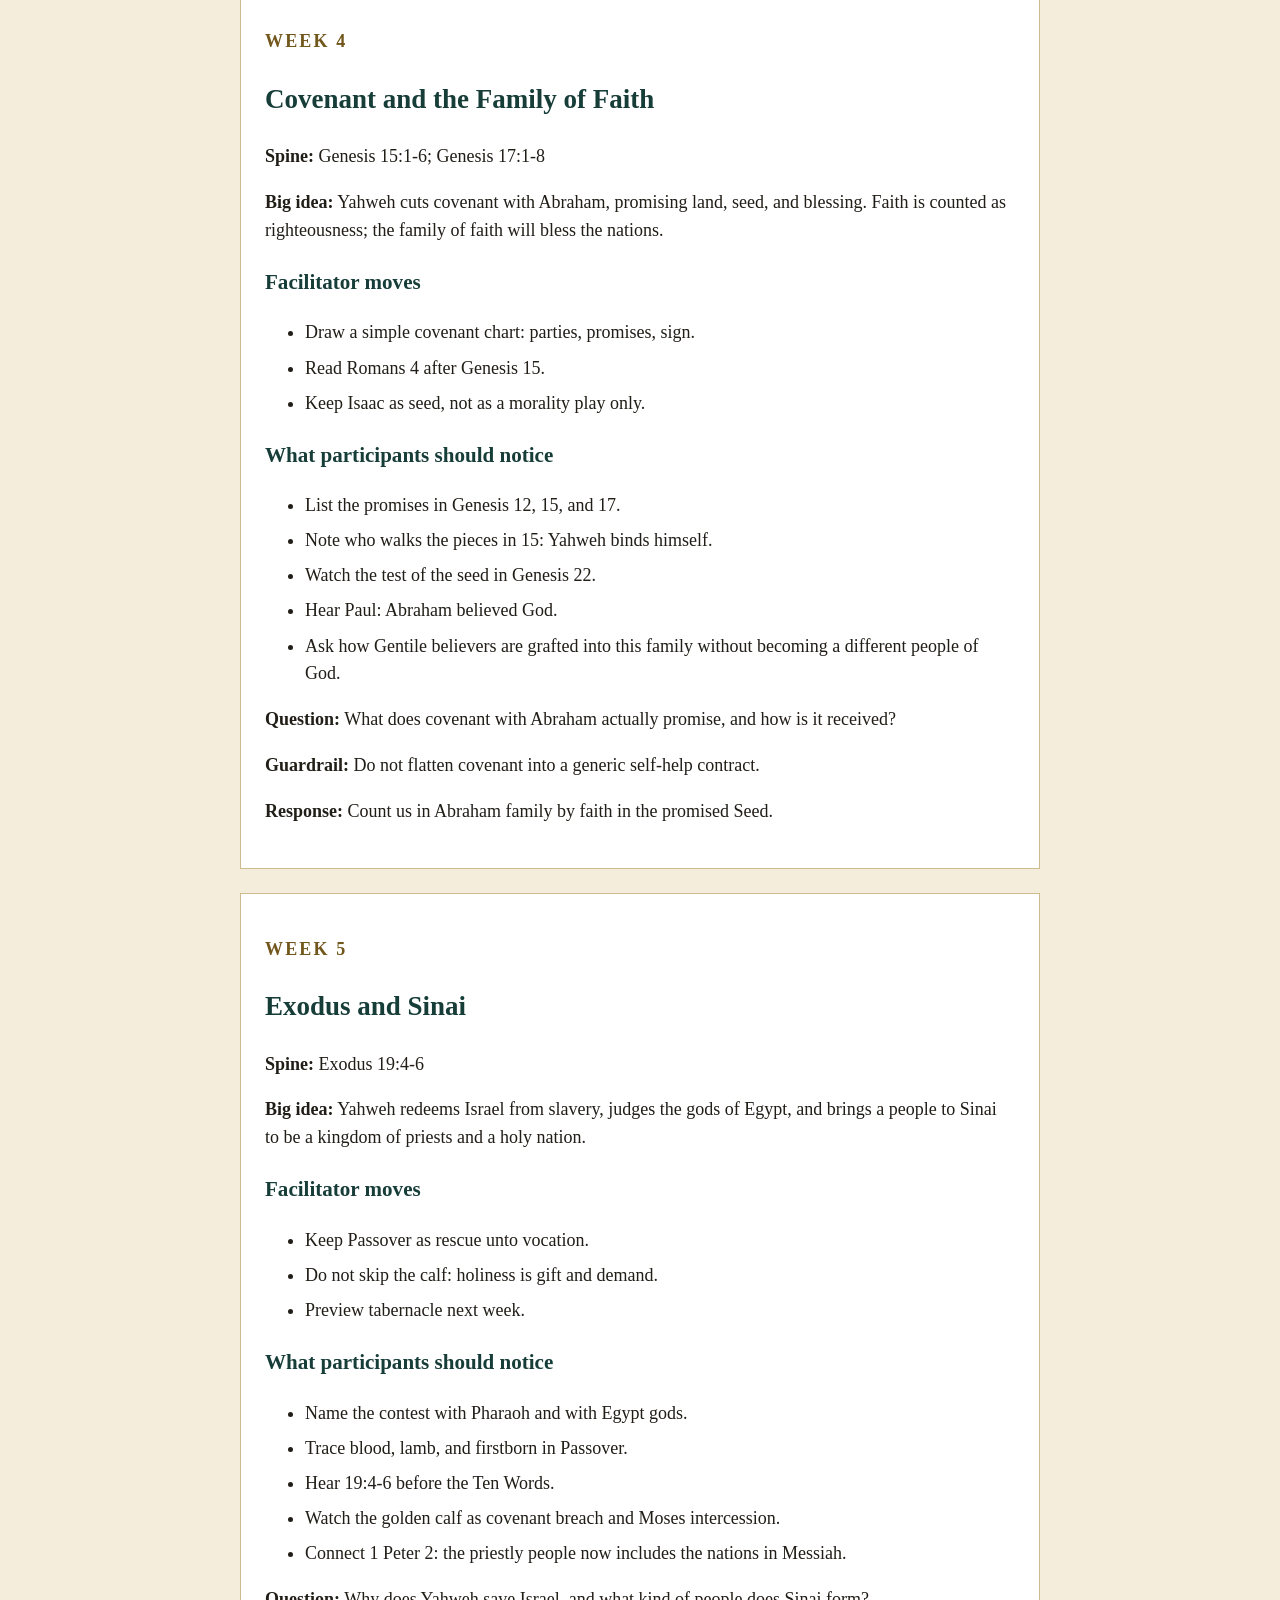
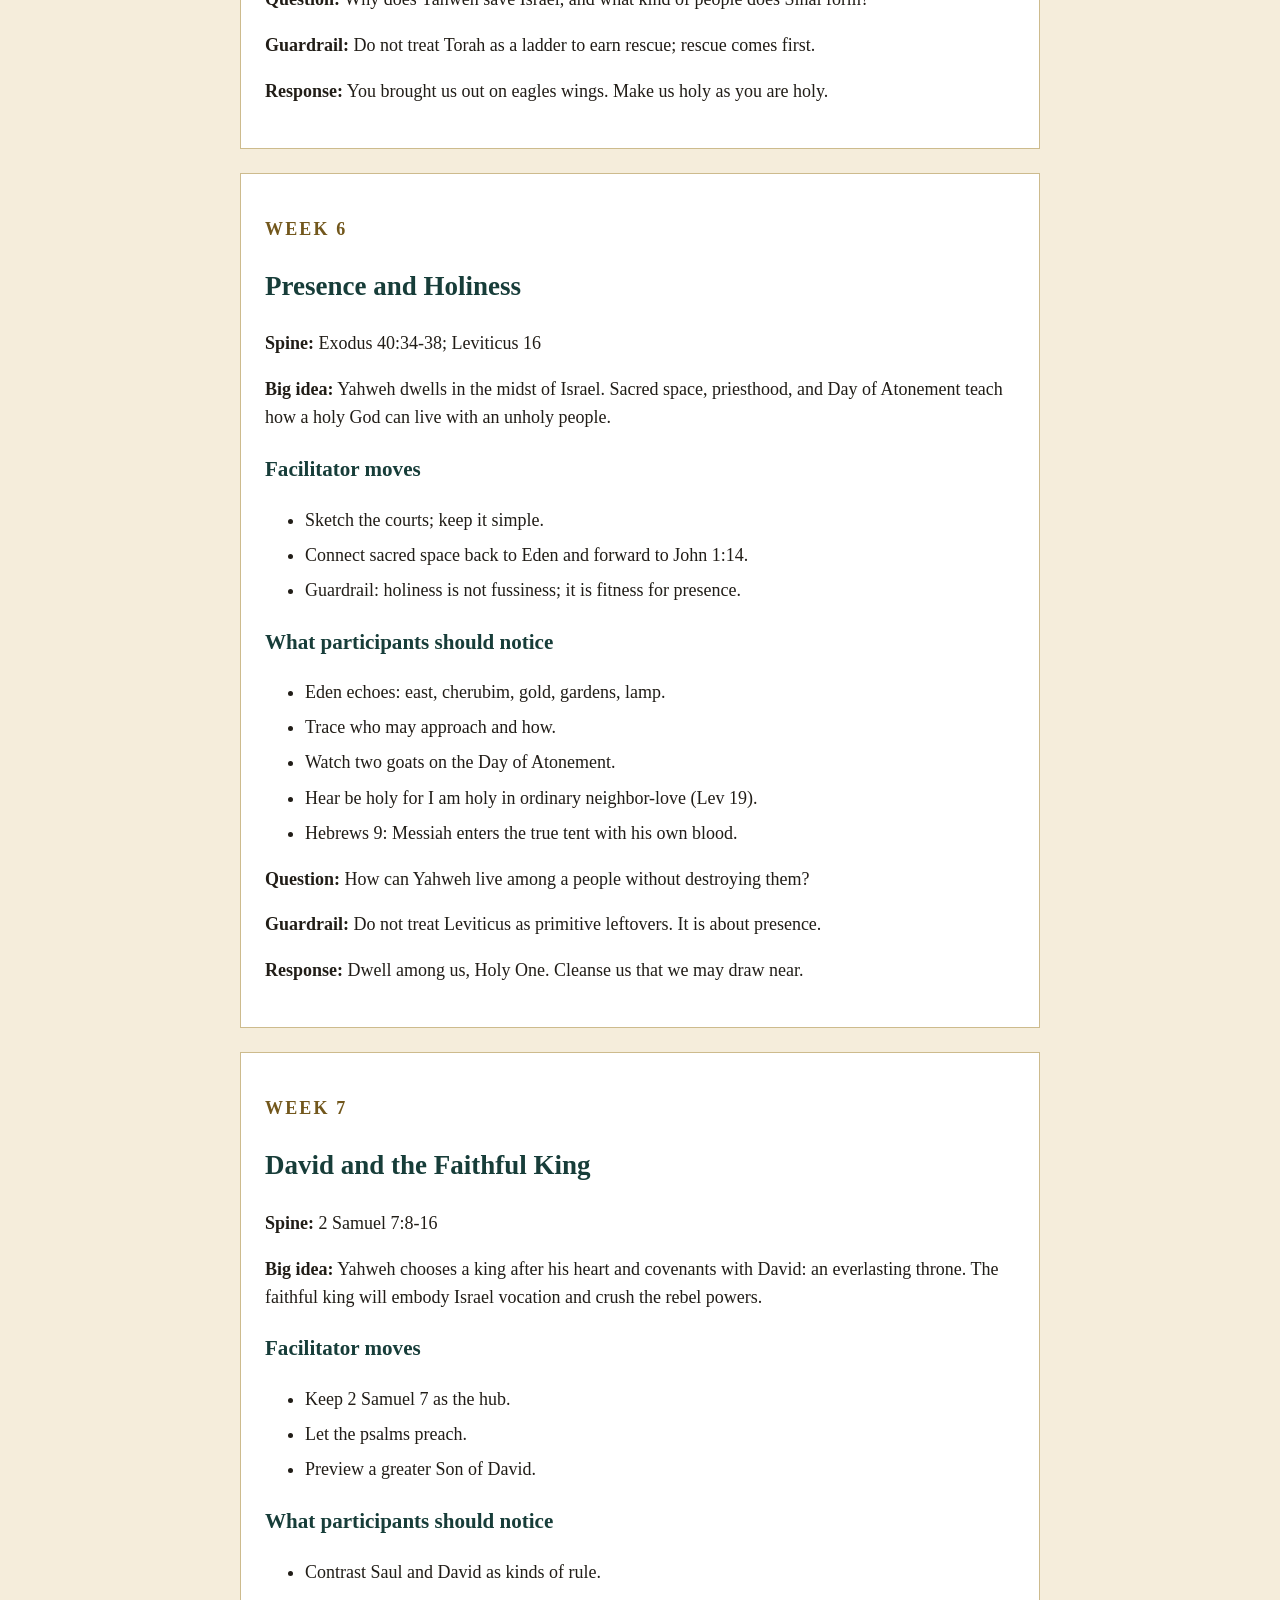
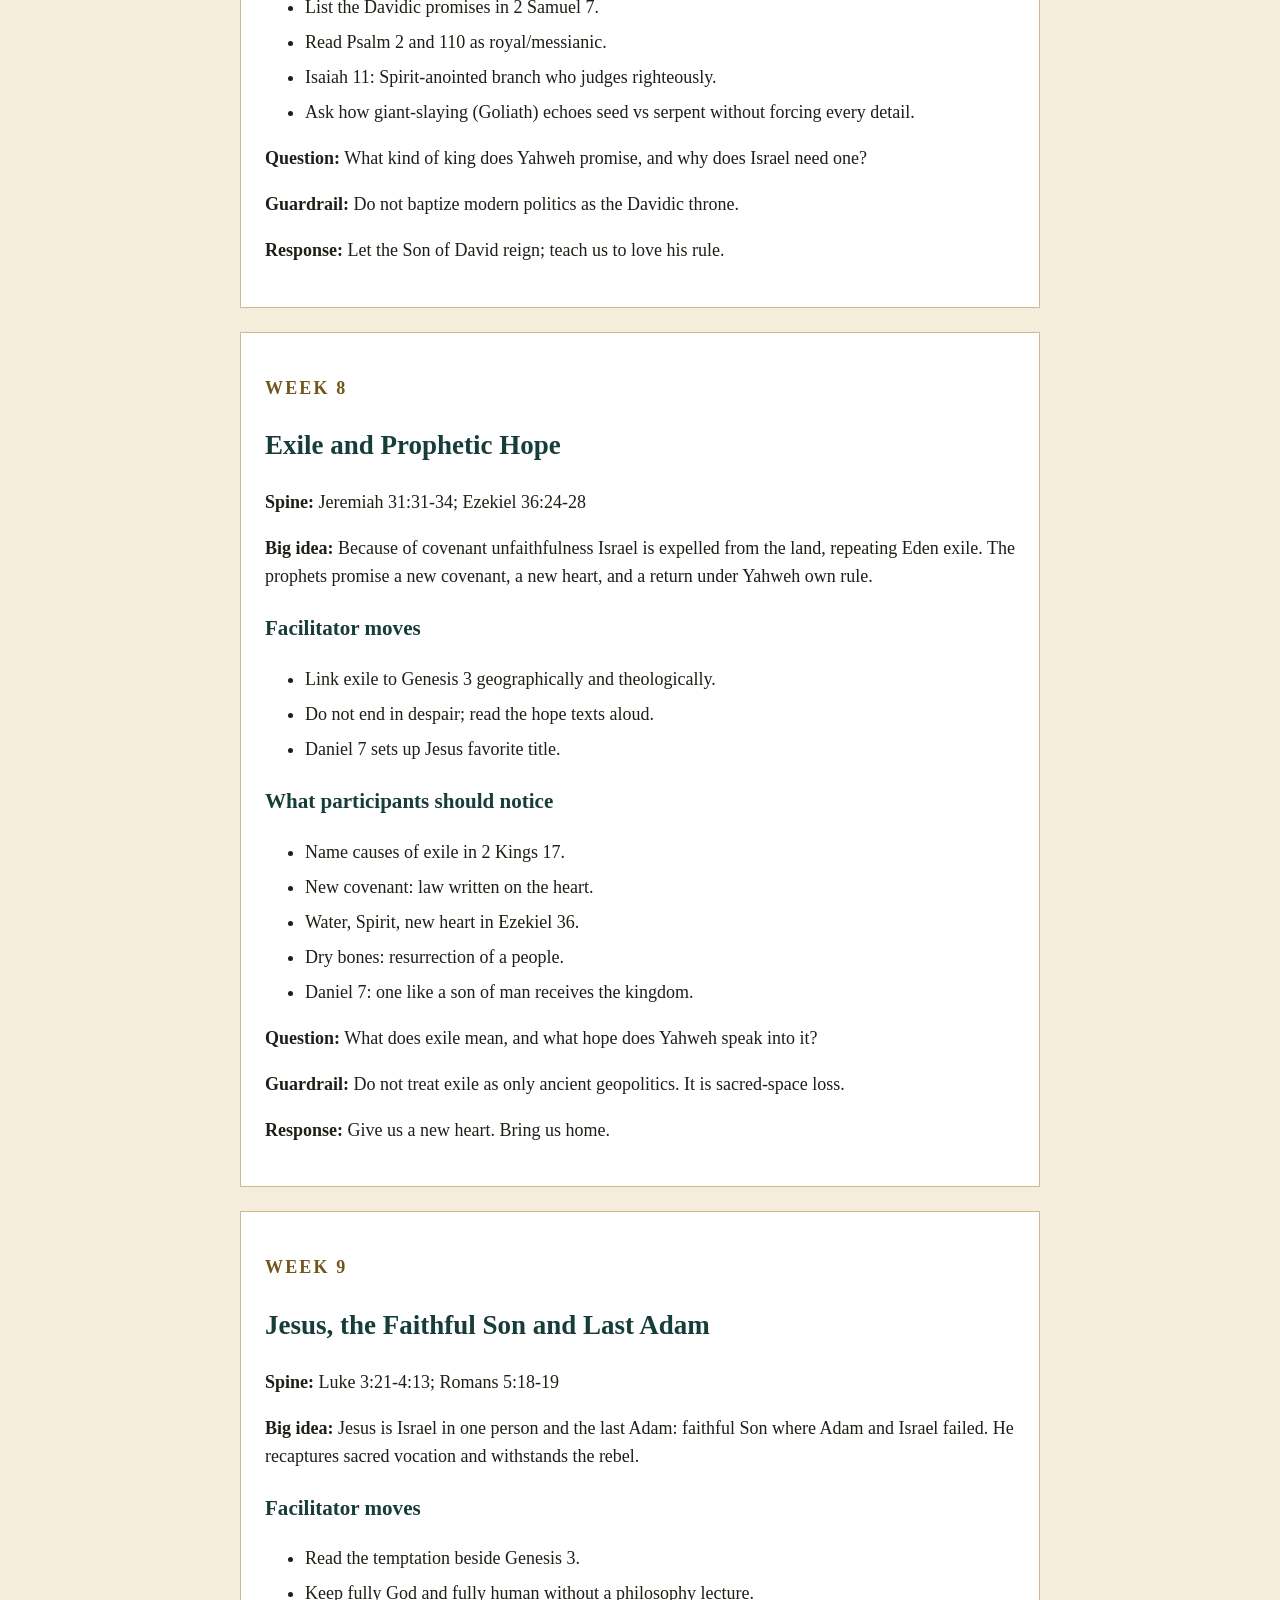
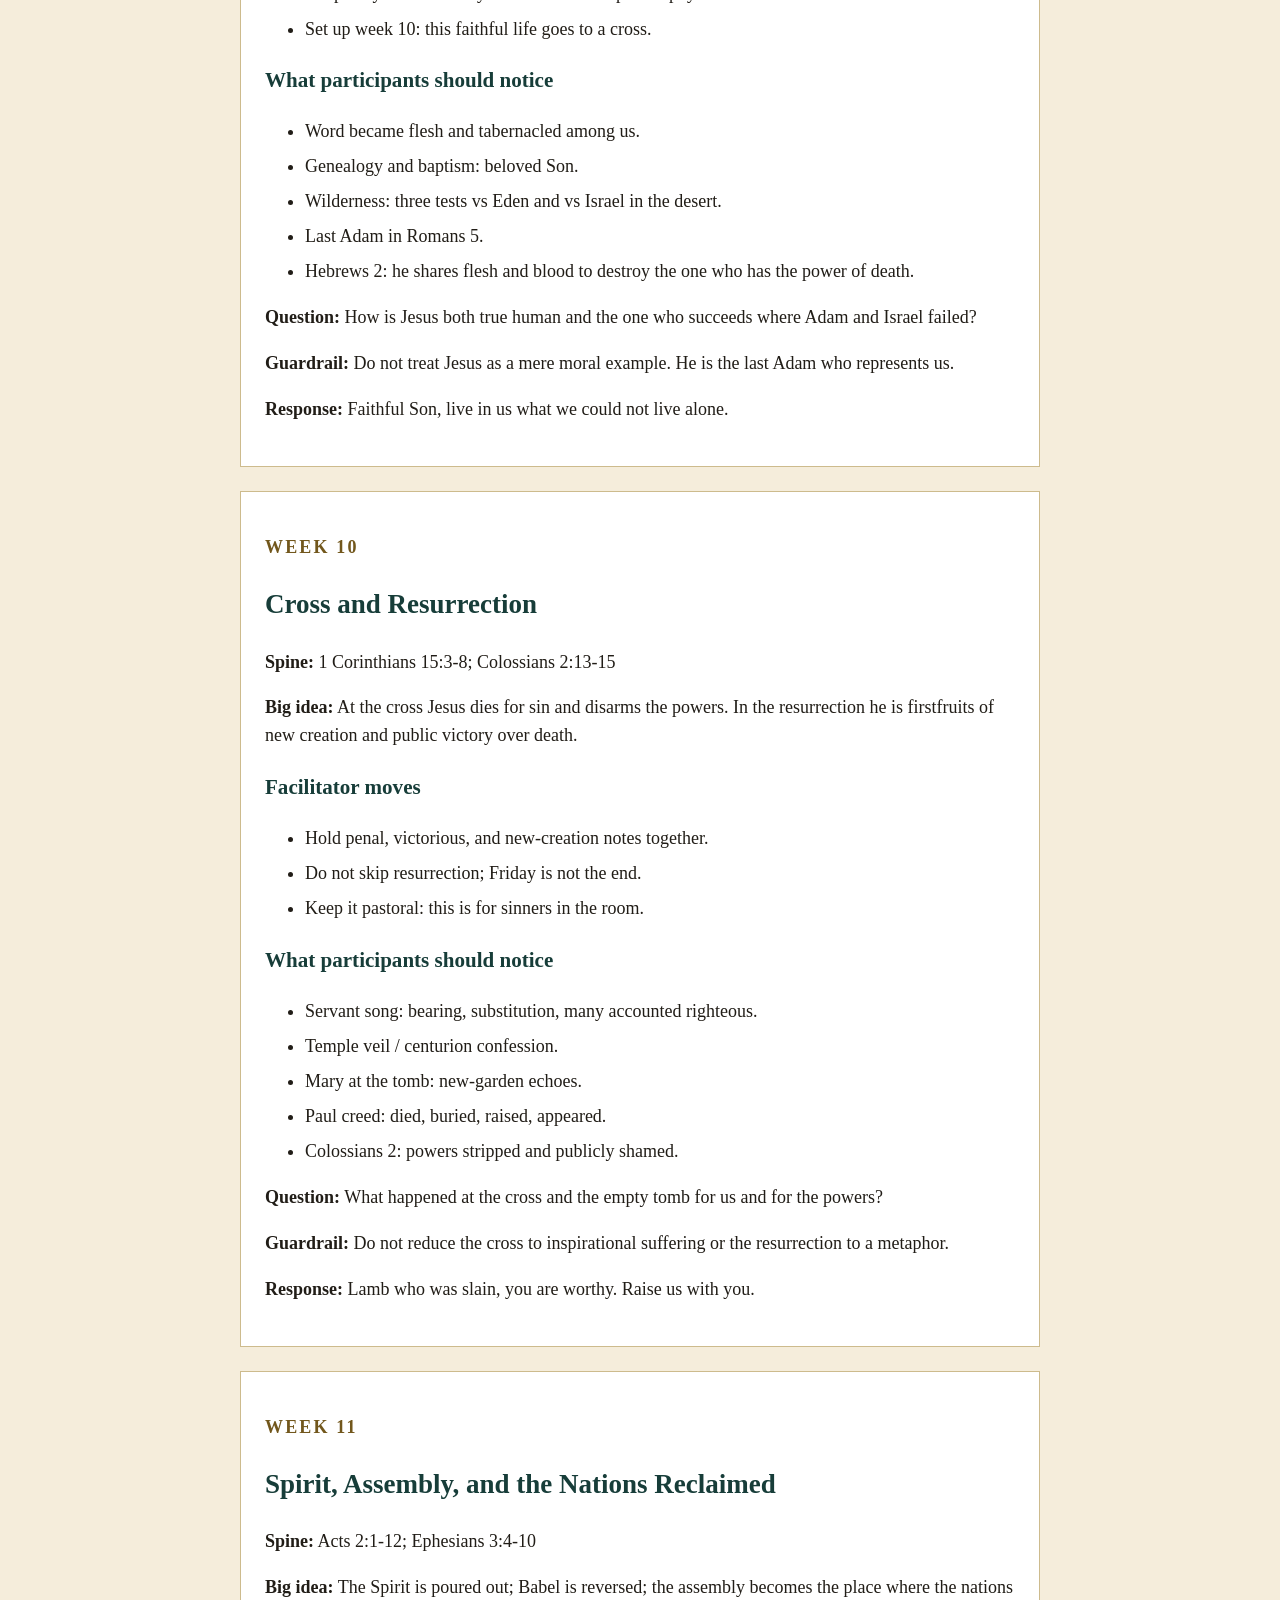
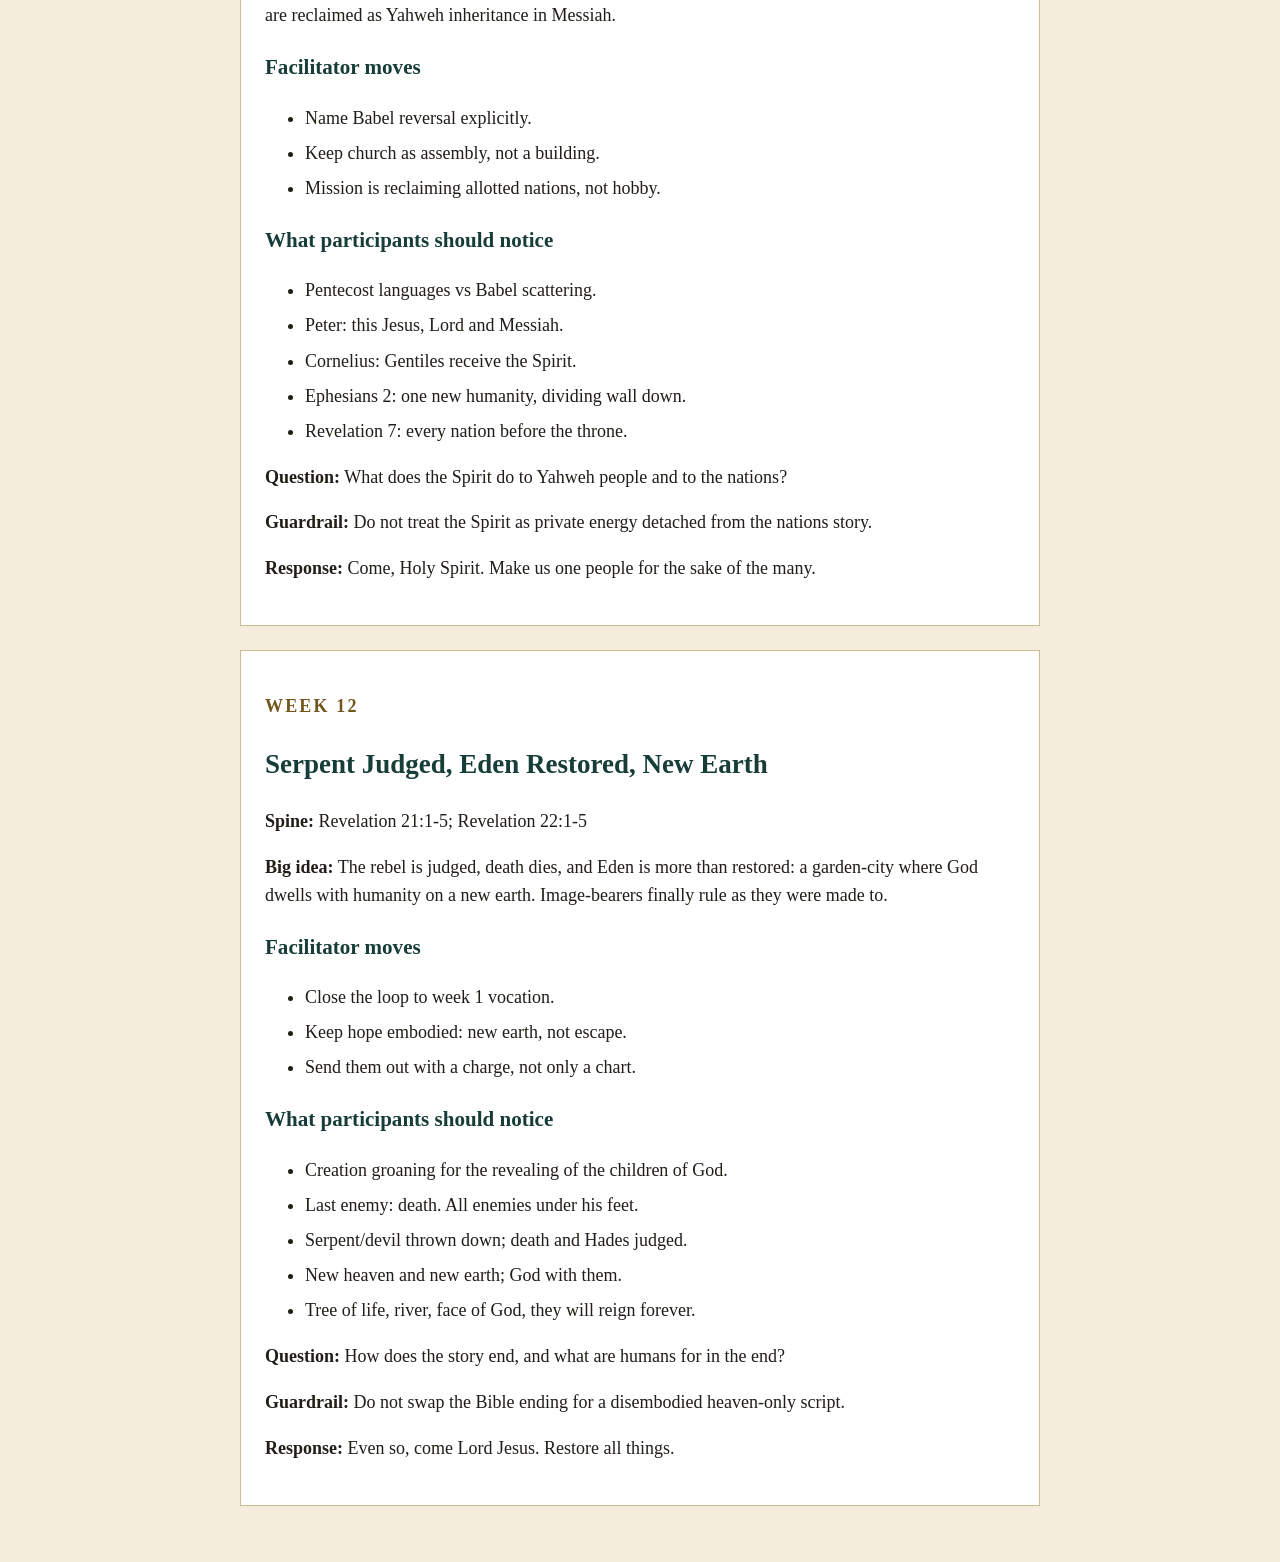
<file: teacher/guide.html>
<!doctype html>
<html lang="en"><head><meta charset="utf-8"><meta name="viewport" content="width=device-width,initial-scale=1">
<title>B’nei Haberit Facilitator Guide</title><style>
body{font:18px/1.55 Georgia,serif;color:#211d17;max-width:800px;margin:auto;padding:32px 20px;background:#f5eddb}h1,h2,h3{color:#173d39}h1{border-bottom:4px solid #c9a24a;padding-bottom:12px}section{background:#fff;padding:24px;margin:24px 0;border:1px solid #cdbb8d}.number{text-transform:uppercase;letter-spacing:.12em;font-weight:bold;color:#72571c}li{margin:.4em 0}@media print{body{background:#fff}section{break-inside:avoid;border:0;border-top:1px solid #999}}
</style></head><body><h1>B’nei Haberit Facilitator Guide</h1>
<p>This guide is generated from the same twelve-week source as the participant site. It is intentionally excluded from the public website deployment.</p>

<section>
  <p class="number">Week 1</p>
  <h2>Creation, Eden, and the Human Calling</h2>
  <p><strong>Spine:</strong> Genesis 1:26-28</p>
  <p><strong>Big idea:</strong> Yahweh alone creates humanity in his image to represent his rule on Earth. The Eden rebel attacks that vocation; Jesus fulfills and restores it as the last Adam.</p>
  <h3>Facilitator moves</h3><ul><li>Open with image as vocation, not merely ontology.</li><li>Read 1:26-28 slowly; ask who we are meant to represent.</li><li>Use Job 38:4-7 for heavenly family watching creation.</li><li>Guard against treating Eden as a mere orchard story.</li><li>Point ahead to Jesus as last Adam without skipping Genesis.</li></ul>
  <h3>What participants should notice</h3><ul><li>Note who is speaking in Genesis 1:26 and what image/likeness language is doing.</li><li>Trace the human task in 1:28 and 2:15: rule, fill, work, keep.</li><li>Watch the serpent invert Yahweh word in 3:1-5.</li><li>Mark the first gospel hint in 3:15 and the exile from sacred space in 3:22-24.</li><li>Connect image-bearing with Psalm 8 and last-Adam language in Romans 5 and 1 Corinthians 15.</li></ul>
  <p><strong>Question:</strong> What does Genesis say humans are created to be and do?</p>
  <p><strong>Guardrail:</strong> Do not reduce image of God to a list of human faculties while ignoring royal-priestly vocation.</p>
  <p><strong>Response:</strong> Blessed are you, Yahweh; you made us to walk with you. Restore our calling in Messiah.</p>
</section>
<section>
  <p class="number">Week 2</p>
  <h2>Seed Line, Watchers, and Flood</h2>
  <p><strong>Spine:</strong> Genesis 6:1-8</p>
  <p><strong>Big idea:</strong> Rebellion spreads from Eden through bloodshed and through transgression of the heavenly/earthly boundary. Yahweh judges the world by flood and preserves a seed through Noah.</p>
  <h3>Facilitator moves</h3><ul><li>Honor the group request: spend real time on Watchers, Nephilim, and later giant clans without turning class into folklore hour.</li><li>Read Genesis 6:1-8 aloud twice; then Jude 6 and 2 Peter 2:4-5.</li><li>Distinguish biblical data from later speculation.</li><li>Keep the through-line: Yahweh preserves a seed.</li><li>Land on 1 Peter 3: Christ is the greater ark.</li></ul>
  <h3>What participants should notice</h3><ul><li>Track two lines after Eden: violence (Cain) and the named seed that still calls on Yahweh.</li><li>Read Genesis 6:1-4 with Jude 6 and 2 Peter 2:4: who crossed the boundary?</li><li>Ask what Nephilim language is doing (and what it is not).</li><li>Notice why Noah is righteous in his generation and how the ark is rescue through judgment.</li><li>Connect 1 Peter 3:18-22: Jesus proclaims victory; baptism corresponds to being brought safely through water.</li><li>Mark the Noahic covenant in 9:8-17: Yahweh binds himself to preserve the earth for his purposes.</li></ul>
  <p><strong>Question:</strong> How does rebellion spread, and what does Yahweh preserve?</p>
  <p><strong>Guardrail:</strong> Do not let giant-clan curiosity eclipse the gospel: flood is about Yahweh justice and mercy, not monster lore.</p>
  <p><strong>Response:</strong> Yahweh, judge evil and keep a remnant. Hide us in Messiah, our ark.</p>
</section>
<section>
  <p class="number">Week 3</p>
  <h2>Babel and the Nations</h2>
  <p><strong>Spine:</strong> Genesis 11:1-9; Deuteronomy 32:8-9</p>
  <p><strong>Big idea:</strong> At Babel Yahweh divides the nations. Deuteronomy 32 describes an allotment under lesser powers; Yahweh keeps Israel as his portion and begins reclaiming the nations through Abraham.</p>
  <h3>Facilitator moves</h3><ul><li>Connect Babel to Pentecost later without dumping week 11.</li><li>Keep Psalm 82 as courtroom, not trivia.</li><li>Emphasize Abraham as the start of reclaiming nations.</li></ul>
  <h3>What participants should notice</h3><ul><li>Map Genesis 10 as the table of nations, then 11 as the reason for scattering.</li><li>Read Deuteronomy 32:8-9 (compare DSS/LXX sons of God language if you have a note).</li><li>Hear Psalm 82: corrupt rulers of the nations will be judged.</li><li>Watch Abraham called out so that all families of the earth will be blessed.</li><li>Acts 17: God appointed times and boundaries so people might seek him.</li></ul>
  <p><strong>Question:</strong> What happened to the nations at Babel, and how does Yahweh begin to get them back?</p>
  <p><strong>Guardrail:</strong> Do not treat other nations as subhuman; the point is spiritual allotment and Yahweh plan to bless all families.</p>
  <p><strong>Response:</strong> Gather the nations, O God, into the blessing of Abraham.</p>
</section>
<section>
  <p class="number">Week 4</p>
  <h2>Covenant and the Family of Faith</h2>
  <p><strong>Spine:</strong> Genesis 15:1-6; Genesis 17:1-8</p>
  <p><strong>Big idea:</strong> Yahweh cuts covenant with Abraham, promising land, seed, and blessing. Faith is counted as righteousness; the family of faith will bless the nations.</p>
  <h3>Facilitator moves</h3><ul><li>Draw a simple covenant chart: parties, promises, sign.</li><li>Read Romans 4 after Genesis 15.</li><li>Keep Isaac as seed, not as a morality play only.</li></ul>
  <h3>What participants should notice</h3><ul><li>List the promises in Genesis 12, 15, and 17.</li><li>Note who walks the pieces in 15: Yahweh binds himself.</li><li>Watch the test of the seed in Genesis 22.</li><li>Hear Paul: Abraham believed God.</li><li>Ask how Gentile believers are grafted into this family without becoming a different people of God.</li></ul>
  <p><strong>Question:</strong> What does covenant with Abraham actually promise, and how is it received?</p>
  <p><strong>Guardrail:</strong> Do not flatten covenant into a generic self-help contract.</p>
  <p><strong>Response:</strong> Count us in Abraham family by faith in the promised Seed.</p>
</section>
<section>
  <p class="number">Week 5</p>
  <h2>Exodus and Sinai</h2>
  <p><strong>Spine:</strong> Exodus 19:4-6</p>
  <p><strong>Big idea:</strong> Yahweh redeems Israel from slavery, judges the gods of Egypt, and brings a people to Sinai to be a kingdom of priests and a holy nation.</p>
  <h3>Facilitator moves</h3><ul><li>Keep Passover as rescue unto vocation.</li><li>Do not skip the calf: holiness is gift and demand.</li><li>Preview tabernacle next week.</li></ul>
  <h3>What participants should notice</h3><ul><li>Name the contest with Pharaoh and with Egypt gods.</li><li>Trace blood, lamb, and firstborn in Passover.</li><li>Hear 19:4-6 before the Ten Words.</li><li>Watch the golden calf as covenant breach and Moses intercession.</li><li>Connect 1 Peter 2: the priestly people now includes the nations in Messiah.</li></ul>
  <p><strong>Question:</strong> Why does Yahweh save Israel, and what kind of people does Sinai form?</p>
  <p><strong>Guardrail:</strong> Do not treat Torah as a ladder to earn rescue; rescue comes first.</p>
  <p><strong>Response:</strong> You brought us out on eagles wings. Make us holy as you are holy.</p>
</section>
<section>
  <p class="number">Week 6</p>
  <h2>Presence and Holiness</h2>
  <p><strong>Spine:</strong> Exodus 40:34-38; Leviticus 16</p>
  <p><strong>Big idea:</strong> Yahweh dwells in the midst of Israel. Sacred space, priesthood, and Day of Atonement teach how a holy God can live with an unholy people.</p>
  <h3>Facilitator moves</h3><ul><li>Sketch the courts; keep it simple.</li><li>Connect sacred space back to Eden and forward to John 1:14.</li><li>Guardrail: holiness is not fussiness; it is fitness for presence.</li></ul>
  <h3>What participants should notice</h3><ul><li>Eden echoes: east, cherubim, gold, gardens, lamp.</li><li>Trace who may approach and how.</li><li>Watch two goats on the Day of Atonement.</li><li>Hear be holy for I am holy in ordinary neighbor-love (Lev 19).</li><li>Hebrews 9: Messiah enters the true tent with his own blood.</li></ul>
  <p><strong>Question:</strong> How can Yahweh live among a people without destroying them?</p>
  <p><strong>Guardrail:</strong> Do not treat Leviticus as primitive leftovers. It is about presence.</p>
  <p><strong>Response:</strong> Dwell among us, Holy One. Cleanse us that we may draw near.</p>
</section>
<section>
  <p class="number">Week 7</p>
  <h2>David and the Faithful King</h2>
  <p><strong>Spine:</strong> 2 Samuel 7:8-16</p>
  <p><strong>Big idea:</strong> Yahweh chooses a king after his heart and covenants with David: an everlasting throne. The faithful king will embody Israel vocation and crush the rebel powers.</p>
  <h3>Facilitator moves</h3><ul><li>Keep 2 Samuel 7 as the hub.</li><li>Let the psalms preach.</li><li>Preview a greater Son of David.</li></ul>
  <h3>What participants should notice</h3><ul><li>Contrast Saul and David as kinds of rule.</li><li>List the Davidic promises in 2 Samuel 7.</li><li>Read Psalm 2 and 110 as royal/messianic.</li><li>Isaiah 11: Spirit-anointed branch who judges righteously.</li><li>Ask how giant-slaying (Goliath) echoes seed vs serpent without forcing every detail.</li></ul>
  <p><strong>Question:</strong> What kind of king does Yahweh promise, and why does Israel need one?</p>
  <p><strong>Guardrail:</strong> Do not baptize modern politics as the Davidic throne.</p>
  <p><strong>Response:</strong> Let the Son of David reign; teach us to love his rule.</p>
</section>
<section>
  <p class="number">Week 8</p>
  <h2>Exile and Prophetic Hope</h2>
  <p><strong>Spine:</strong> Jeremiah 31:31-34; Ezekiel 36:24-28</p>
  <p><strong>Big idea:</strong> Because of covenant unfaithfulness Israel is expelled from the land, repeating Eden exile. The prophets promise a new covenant, a new heart, and a return under Yahweh own rule.</p>
  <h3>Facilitator moves</h3><ul><li>Link exile to Genesis 3 geographically and theologically.</li><li>Do not end in despair; read the hope texts aloud.</li><li>Daniel 7 sets up Jesus favorite title.</li></ul>
  <h3>What participants should notice</h3><ul><li>Name causes of exile in 2 Kings 17.</li><li>New covenant: law written on the heart.</li><li>Water, Spirit, new heart in Ezekiel 36.</li><li>Dry bones: resurrection of a people.</li><li>Daniel 7: one like a son of man receives the kingdom.</li></ul>
  <p><strong>Question:</strong> What does exile mean, and what hope does Yahweh speak into it?</p>
  <p><strong>Guardrail:</strong> Do not treat exile as only ancient geopolitics. It is sacred-space loss.</p>
  <p><strong>Response:</strong> Give us a new heart. Bring us home.</p>
</section>
<section>
  <p class="number">Week 9</p>
  <h2>Jesus, the Faithful Son and Last Adam</h2>
  <p><strong>Spine:</strong> Luke 3:21-4:13; Romans 5:18-19</p>
  <p><strong>Big idea:</strong> Jesus is Israel in one person and the last Adam: faithful Son where Adam and Israel failed. He recaptures sacred vocation and withstands the rebel.</p>
  <h3>Facilitator moves</h3><ul><li>Read the temptation beside Genesis 3.</li><li>Keep fully God and fully human without a philosophy lecture.</li><li>Set up week 10: this faithful life goes to a cross.</li></ul>
  <h3>What participants should notice</h3><ul><li>Word became flesh and tabernacled among us.</li><li>Genealogy and baptism: beloved Son.</li><li>Wilderness: three tests vs Eden and vs Israel in the desert.</li><li>Last Adam in Romans 5.</li><li>Hebrews 2: he shares flesh and blood to destroy the one who has the power of death.</li></ul>
  <p><strong>Question:</strong> How is Jesus both true human and the one who succeeds where Adam and Israel failed?</p>
  <p><strong>Guardrail:</strong> Do not treat Jesus as a mere moral example. He is the last Adam who represents us.</p>
  <p><strong>Response:</strong> Faithful Son, live in us what we could not live alone.</p>
</section>
<section>
  <p class="number">Week 10</p>
  <h2>Cross and Resurrection</h2>
  <p><strong>Spine:</strong> 1 Corinthians 15:3-8; Colossians 2:13-15</p>
  <p><strong>Big idea:</strong> At the cross Jesus dies for sin and disarms the powers. In the resurrection he is firstfruits of new creation and public victory over death.</p>
  <h3>Facilitator moves</h3><ul><li>Hold penal, victorious, and new-creation notes together.</li><li>Do not skip resurrection; Friday is not the end.</li><li>Keep it pastoral: this is for sinners in the room.</li></ul>
  <h3>What participants should notice</h3><ul><li>Servant song: bearing, substitution, many accounted righteous.</li><li>Temple veil / centurion confession.</li><li>Mary at the tomb: new-garden echoes.</li><li>Paul creed: died, buried, raised, appeared.</li><li>Colossians 2: powers stripped and publicly shamed.</li></ul>
  <p><strong>Question:</strong> What happened at the cross and the empty tomb for us and for the powers?</p>
  <p><strong>Guardrail:</strong> Do not reduce the cross to inspirational suffering or the resurrection to a metaphor.</p>
  <p><strong>Response:</strong> Lamb who was slain, you are worthy. Raise us with you.</p>
</section>
<section>
  <p class="number">Week 11</p>
  <h2>Spirit, Assembly, and the Nations Reclaimed</h2>
  <p><strong>Spine:</strong> Acts 2:1-12; Ephesians 3:4-10</p>
  <p><strong>Big idea:</strong> The Spirit is poured out; Babel is reversed; the assembly becomes the place where the nations are reclaimed as Yahweh inheritance in Messiah.</p>
  <h3>Facilitator moves</h3><ul><li>Name Babel reversal explicitly.</li><li>Keep church as assembly, not a building.</li><li>Mission is reclaiming allotted nations, not hobby.</li></ul>
  <h3>What participants should notice</h3><ul><li>Pentecost languages vs Babel scattering.</li><li>Peter: this Jesus, Lord and Messiah.</li><li>Cornelius: Gentiles receive the Spirit.</li><li>Ephesians 2: one new humanity, dividing wall down.</li><li>Revelation 7: every nation before the throne.</li></ul>
  <p><strong>Question:</strong> What does the Spirit do to Yahweh people and to the nations?</p>
  <p><strong>Guardrail:</strong> Do not treat the Spirit as private energy detached from the nations story.</p>
  <p><strong>Response:</strong> Come, Holy Spirit. Make us one people for the sake of the many.</p>
</section>
<section>
  <p class="number">Week 12</p>
  <h2>Serpent Judged, Eden Restored, New Earth</h2>
  <p><strong>Spine:</strong> Revelation 21:1-5; Revelation 22:1-5</p>
  <p><strong>Big idea:</strong> The rebel is judged, death dies, and Eden is more than restored: a garden-city where God dwells with humanity on a new earth. Image-bearers finally rule as they were made to.</p>
  <h3>Facilitator moves</h3><ul><li>Close the loop to week 1 vocation.</li><li>Keep hope embodied: new earth, not escape.</li><li>Send them out with a charge, not only a chart.</li></ul>
  <h3>What participants should notice</h3><ul><li>Creation groaning for the revealing of the children of God.</li><li>Last enemy: death. All enemies under his feet.</li><li>Serpent/devil thrown down; death and Hades judged.</li><li>New heaven and new earth; God with them.</li><li>Tree of life, river, face of God, they will reign forever.</li></ul>
  <p><strong>Question:</strong> How does the story end, and what are humans for in the end?</p>
  <p><strong>Guardrail:</strong> Do not swap the Bible ending for a disembodied heaven-only script.</p>
  <p><strong>Response:</strong> Even so, come Lord Jesus. Restore all things.</p>
</section></body></html>
</file>
<file: docs/styles.css>
@import url("https://fonts.googleapis.com/css2?family=Cinzel:wght@600;700;900&family=JetBrains+Mono:wght@400;600&family=Noto+Serif+Hebrew:wght@500;700&family=Plus+Jakarta+Sans:wght@400;500;600;700&family=Source+Serif+4:ital,wght@0,400;0,600;1,400&display=swap");

:root {
  --bg-obsidian: #080c0e;
  --bg-panel: #0e1518;
  --bg-card: rgba(18, 27, 31, 0.85);
  --bg-card-hover: rgba(24, 36, 42, 0.95);
  --border-subtle: rgba(255, 255, 255, 0.08);
  --border-gold: rgba(201, 162, 74, 0.35);
  --border-gold-glow: rgba(201, 162, 74, 0.6);
  --gold: #c9a24a;
  --gold-bright: #f0cb69;
  --emerald: #10b981;
  --amber: #f59e0b;
  --crimson: #e11d48;
  --text-main: #f3f4f6;
  --text-muted: #9ca3af;
  --text-dim: #6b7280;
}

* { box-sizing: border-box; }
html { scroll-behavior: smooth; max-width: 100%; overflow-x: clip; }
body.campaign-body {
  margin: 0;
  max-width: 100%;
  overflow-x: clip;
  background-color: var(--bg-obsidian);
  background-image: 
    radial-gradient(1000px 500px at 50% 0%, rgba(20, 38, 35, 0.4) 0%, transparent 80%),
    linear-gradient(to bottom, transparent, rgba(8, 12, 14, 0.95));
  color: var(--text-main);
  font-family: "Plus Jakarta Sans", -apple-system, BlinkMacSystemFont, sans-serif;
  font-size: 16px;
  line-height: 1.6;
}

.hud-he {
  font-family: "Noto Serif Hebrew", serif;
  direction: rtl;
  unicode-bidi: isolate;
}

/* PERSISTENT TOP RETURN BAR */
.top-return-bar {
  background: #0f172a;
  border-bottom: 1px solid #1e293b;
  padding: 8px 24px;
  display: flex;
  justify-content: space-between;
  align-items: center;
  font-size: 0.85rem;
}

.return-link {
  color: #38bdf8;
  text-decoration: none;
  font-weight: 700;
  display: inline-flex;
  align-items: center;
  gap: 8px;
  transition: color 0.15s ease;
}

.return-link:hover {
  color: #7dd3fc;
  text-decoration: underline;
}

.return-badge {
  color: #94a3b8;
  font-family: "JetBrains Mono", monospace;
  font-size: 0.72rem;
  letter-spacing: 0.05em;
  text-transform: uppercase;
}

/* TOP HUD HEADER */
.hud-header {
  position: sticky;
  top: 0;
  z-index: 100;
  background: rgba(8, 12, 14, 0.92);
  backdrop-filter: blur(16px);
  border-bottom: 1px solid var(--border-subtle);
  padding: 10px 24px;
}

.hud-bar {
  max-width: 1400px;
  margin: 0 auto;
  display: flex;
  align-items: center;
  justify-content: space-between;
  gap: 16px;
  flex-wrap: wrap;
}

.hud-brand {
  display: flex;
  align-items: center;
  gap: 12px;
  text-decoration: none;
  color: inherit;
}

.hud-seal {
  width: 36px;
  height: 36px;
  filter: drop-shadow(0 2px 6px rgba(0,0,0,0.8));
}

.hud-brand-text {
  display: flex;
  flex-direction: column;
}

.hud-he {
  color: var(--gold-bright);
  font-size: 1.05rem;
  line-height: 1.1;
  font-weight: 700;
}

.hud-title {
  font-family: "Cinzel", serif;
  font-size: 0.72rem;
  letter-spacing: 0.14em;
  font-weight: 700;
  color: var(--text-main);
}

.hud-sub {
  color: var(--gold);
  font-weight: 600;
}

/* QUEST STATUS PILL IN TOP BAR */
.hud-quest-status {
  display: flex;
  align-items: center;
  gap: 8px;
  background: rgba(245, 158, 11, 0.1);
  border: 1px solid rgba(245, 158, 11, 0.3);
  padding: 5px 14px;
  border-radius: 999px;
  font-size: 0.8rem;
}

.hud-status-dot {
  width: 8px;
  height: 8px;
  border-radius: 50%;
  background: var(--amber);
  box-shadow: 0 0 8px var(--amber);
  animation: pulse-dot 2s infinite;
}

@keyframes pulse-dot {
  0%, 100% { opacity: 1; transform: scale(1); }
  50% { opacity: 0.5; transform: scale(0.85); }
}

.hud-quest-label {
  font-family: "JetBrains Mono", monospace;
  font-size: 0.7rem;
  letter-spacing: 0.08em;
  color: var(--amber);
}

.hud-quest-name {
  color: #fff;
  font-weight: 600;
}

/* NAV BUTTONS */
.hud-nav {
  display: flex;
  align-items: center;
  gap: 8px;
}

.hud-btn {
  padding: 6px 14px;
  border-radius: 6px;
  font-size: 0.8rem;
  font-weight: 600;
  text-decoration: none;
  color: var(--text-muted);
  border: 1px solid transparent;
  transition: all 0.15s ease;
}

.hud-btn:hover {
  color: #fff;
  background: rgba(255, 255, 255, 0.05);
}

.hud-btn.active {
  background: rgba(201, 162, 74, 0.15);
  border-color: var(--border-gold);
  color: var(--gold-bright);
}

.hud-btn.highlight {
  border-color: rgba(201, 162, 74, 0.4);
  color: var(--gold-bright);
  background: rgba(201, 162, 74, 0.08);
}

.hud-btn.primary {
  background: linear-gradient(135deg, var(--gold) 0%, #a67c2e 100%);
  color: #080c0e;
  font-weight: 700;
  box-shadow: 0 2px 10px rgba(201, 162, 74, 0.25);
}

.hud-btn.primary:hover {
  transform: translateY(-1px);
  box-shadow: 0 4px 16px rgba(201, 162, 74, 0.45);
}

/* MAIN WRAP */
.hud-wrap {
  max-width: 1400px;
  width: 94vw;
  margin: 0 auto;
  padding: 24px 0 60px;
  display: flex;
  flex-direction: column;
  gap: 32px;
}

/* COMPACT BRIEFING HERO */
.briefing-card {
  background: var(--bg-panel);
  border: 1px solid var(--border-subtle);
  border-radius: 12px;
  padding: 28px 32px;
  display: grid;
  grid-template-columns: 1fr 280px;
  gap: 32px;
  align-items: center;
  box-shadow: 0 8px 32px rgba(0, 0, 0, 0.5);
}

.briefing-left {
  display: flex;
  flex-direction: column;
  gap: 12px;
}

.briefing-tag-row {
  display: flex;
  align-items: center;
  gap: 10px;
  flex-wrap: wrap;
}

.badge-gold {
  background: rgba(201, 162, 74, 0.15);
  border: 1px solid var(--gold);
  color: var(--gold-bright);
  font-size: 0.68rem;
  font-weight: 700;
  letter-spacing: 0.12em;
  padding: 3px 10px;
  border-radius: 4px;
  font-family: "Cinzel", serif;
}

.badge-mono {
  font-family: "JetBrains Mono", monospace;
  font-size: 0.68rem;
  color: var(--text-muted);
  background: rgba(255, 255, 255, 0.05);
  border: 1px solid var(--border-subtle);
  padding: 3px 10px;
  border-radius: 4px;
}

.briefing-heading {
  font-family: "Cinzel", serif;
  font-size: 1.85rem;
  font-weight: 700;
  color: #fff;
  margin: 0;
  letter-spacing: 0.02em;
}

.briefing-desc {
  color: var(--text-muted);
  font-size: 0.98rem;
  line-height: 1.6;
  margin: 0;
  max-width: 780px;
}

.briefing-actions {
  display: flex;
  gap: 12px;
  flex-wrap: wrap;
  margin-top: 4px;
}

.btn-hud-primary {
  display: inline-flex;
  align-items: center;
  gap: 8px;
  padding: 10px 20px;
  border-radius: 6px;
  background: linear-gradient(135deg, var(--gold-bright) 0%, var(--gold) 100%);
  color: #080c0e;
  font-weight: 700;
  font-size: 0.85rem;
  text-decoration: none;
  box-shadow: 0 4px 14px rgba(201, 162, 74, 0.25);
  transition: all 0.15s ease;
}

.btn-hud-primary:hover {
  transform: translateY(-1px);
  box-shadow: 0 6px 20px rgba(201, 162, 74, 0.45);
}

.btn-hud-secondary {
  display: inline-flex;
  align-items: center;
  gap: 8px;
  padding: 10px 18px;
  border-radius: 6px;
  background: rgba(255, 255, 255, 0.05);
  border: 1px solid var(--border-subtle);
  color: var(--text-main);
  font-weight: 600;
  font-size: 0.85rem;
  text-decoration: none;
  transition: all 0.15s ease;
}

.btn-hud-secondary:hover {
  border-color: var(--border-gold);
  color: var(--gold-bright);
}

.btn-hud-ext {
  display: inline-flex;
  align-items: center;
  gap: 8px;
  padding: 10px 18px;
  border-radius: 6px;
  background: rgba(56, 189, 248, 0.1);
  border: 1px solid rgba(56, 189, 248, 0.3);
  color: #38bdf8;
  font-weight: 600;
  font-size: 0.85rem;
  text-decoration: none;
  transition: all 0.15s ease;
}

.btn-hud-ext:hover {
  background: rgba(56, 189, 248, 0.2);
  color: #fff;
}

/* ART THUMBNAIL (CLEAN & SMALL) */
.briefing-art {
  display: flex;
  flex-direction: column;
  border-radius: 8px;
  overflow: hidden;
  border: 1px solid var(--border-gold);
  box-shadow: 0 4px 16px rgba(0,0,0,0.6);
  background: #000;
}

.art-thumb {
  width: 100%;
  height: 140px;
  object-fit: cover;
  display: block;
}

.art-caption {
  background: #080c0e;
  padding: 8px 12px;
  display: flex;
  justify-content: space-between;
  align-items: center;
  font-size: 0.68rem;
  border-top: 1px solid rgba(201, 162, 74, 0.2);
}

.art-caption span {
  font-family: "JetBrains Mono", monospace;
  color: var(--gold);
  font-weight: 600;
}

.art-caption strong {
  color: var(--text-muted);
}

/* SECTION HEADINGS */
.section-title-row {
  display: flex;
  justify-content: space-between;
  align-items: flex-end;
  margin-bottom: 18px;
  border-bottom: 1px solid var(--border-subtle);
  padding-bottom: 10px;
}

.hud-kicker {
  font-family: "JetBrains Mono", monospace;
  font-size: 0.68rem;
  letter-spacing: 0.14em;
  color: var(--gold);
  text-transform: uppercase;
}

.hud-h2 {
  font-family: "Cinzel", serif;
  font-size: 1.4rem;
  color: #fff;
  margin: 2px 0 0;
}

.hud-stats {
  display: flex;
  gap: 8px;
}

.stat-pill {
  font-family: "JetBrains Mono", monospace;
  font-size: 0.72rem;
  padding: 3px 10px;
  border-radius: 999px;
  background: rgba(255, 255, 255, 0.05);
  border: 1px solid var(--border-subtle);
  color: var(--text-muted);
}

.stat-pill.live {
  border-color: rgba(245, 158, 11, 0.4);
  color: var(--amber);
  background: rgba(245, 158, 11, 0.08);
}

/* QUEST GRID (CAMPAIGN CARDS) */
.quest-grid {
  display: grid;
  grid-template-columns: repeat(auto-fit, minmax(360px, 1fr));
  gap: 18px;
}

.quest-card {
  background: var(--bg-card);
  border: 1px solid var(--border-subtle);
  border-radius: 10px;
  padding: 20px;
  display: flex;
  flex-direction: column;
  gap: 10px;
  transition: all 0.2s ease;
}

.quest-card:hover {
  background: var(--bg-card-hover);
  border-color: rgba(255, 255, 255, 0.15);
  transform: translateY(-2px);
}

.quest-card.completed {
  border-color: rgba(16, 185, 129, 0.3);
}

.quest-card.active-quest {
  border-color: var(--amber);
  background: rgba(24, 34, 32, 0.95);
  box-shadow: 0 0 20px rgba(245, 158, 11, 0.15);
}

.quest-top {
  display: flex;
  justify-content: space-between;
  align-items: center;
}

.quest-num {
  font-family: "JetBrains Mono", monospace;
  font-size: 0.7rem;
  font-weight: 600;
  color: var(--text-dim);
}

.quest-status {
  font-family: "JetBrains Mono", monospace;
  font-size: 0.68rem;
  font-weight: 700;
  padding: 2px 8px;
  border-radius: 4px;
}

.quest-status.done {
  color: var(--emerald);
  background: rgba(16, 185, 129, 0.12);
}

.quest-status.active {
  color: var(--amber);
  background: rgba(245, 158, 11, 0.15);
}

.quest-status.next {
  color: var(--gold-bright);
  background: rgba(201, 162, 74, 0.12);
}

.quest-title {
  font-family: "Cinzel", serif;
  font-size: 1.15rem;
  color: #fff;
  margin: 0;
}

.quest-snippet {
  font-size: 0.88rem;
  color: var(--text-muted);
  line-height: 1.5;
  margin: 0;
}

.quest-meta {
  display: flex;
  justify-content: space-between;
  align-items: center;
  background: rgba(0, 0, 0, 0.3);
  padding: 6px 10px;
  border-radius: 4px;
  font-size: 0.78rem;
  border: 1px solid rgba(255, 255, 255, 0.04);
}

.quest-ref {
  color: var(--text-muted);
}

.quest-root {
  color: var(--gold-bright);
  font-weight: 600;
  font-family: "Noto Serif Hebrew", serif;
}

.quest-btn {
  margin-top: auto;
  display: inline-block;
  text-align: center;
  padding: 8px 14px;
  border-radius: 6px;
  background: rgba(255, 255, 255, 0.05);
  border: 1px solid var(--border-subtle);
  color: var(--text-main);
  text-decoration: none;
  font-size: 0.8rem;
  font-weight: 600;
  transition: all 0.15s ease;
}

.quest-btn:hover {
  background: rgba(201, 162, 74, 0.15);
  border-color: var(--border-gold);
  color: var(--gold-bright);
}

.quest-btn.pulse {
  background: linear-gradient(135deg, var(--gold-bright) 0%, var(--gold) 100%);
  color: #080c0e;
  border: none;
  font-weight: 700;
}

/* INTEL GRID */
.intel-grid {
  display: grid;
  grid-template-columns: repeat(auto-fit, minmax(320px, 1fr));
  gap: 18px;
}

.intel-card {
  background: var(--bg-panel);
  border: 1px solid var(--border-subtle);
  border-radius: 10px;
  padding: 20px;
  display: flex;
  flex-direction: column;
  gap: 10px;
}

.intel-header {
  display: flex;
  align-items: center;
  gap: 10px;
}

.intel-icon {
  font-size: 1.2rem;
}

.intel-header h4 {
  font-family: "Cinzel", serif;
  font-size: 1rem;
  color: var(--gold-bright);
  margin: 0;
}

.intel-text {
  font-size: 0.85rem;
  color: var(--text-muted);
  line-height: 1.5;
  margin: 0;
}

.intel-link {
  margin-top: auto;
  font-size: 0.8rem;
  font-weight: 600;
  color: var(--gold);
  text-decoration: none;
}

.intel-link:hover {
  color: #fff;
}

/* FOOTER */
.hud-footer {
  border-top: 1px solid var(--border-subtle);
  background: var(--bg-obsidian);
  padding: 24px;
}

.hud-footer-content {
  max-width: 1400px;
  margin: 0 auto;
  display: flex;
  justify-content: space-between;
  align-items: center;
  flex-wrap: wrap;
  gap: 16px;
}

.footer-left {
  display: flex;
  align-items: center;
  gap: 12px;
}

.footer-copy {
  font-size: 0.8rem;
  color: var(--text-dim);
}

.footer-links {
  display: flex;
  gap: 16px;
}

.footer-links a {
  font-size: 0.8rem;
  color: var(--text-muted);
  text-decoration: none;
}

.footer-links a:hover {
  color: var(--gold-bright);
}

/* RESPONSIVE */
@media (max-width: 860px) {
  .briefing-card { grid-template-columns: 1fr; }
  .briefing-art { max-width: 100%; }
  .hud-quest-status { display: none; }
  .quest-grid { grid-template-columns: 1fr; }
}

[hidden] { display: none !important; }
.wrap { max-width: 1000px; width: 92vw; margin: auto; padding: 20px 0 60px; }
.card { background: var(--bg-panel); border: 1px solid var(--border-subtle); border-radius: 10px; padding: 24px; }
</file>
<file: docs/map.css>
/* story map extras — base look lives in styles.css */
.rail{display:flex;gap:8px;overflow-x:auto;scroll-snap-type:x mandatory;padding:8px 0 16px}
.stop{
  scroll-snap-align:start;
  flex:0 0 96px;
  min-width:96px;
  text-align:center;
  padding:12px 6px;
  border:1px solid rgba(201,162,74,.45);
  background:#fffdf8;
  cursor:pointer;
  font:inherit;
}
.stop .he{font-size:1.05rem;color:#173d39}
.stop .en{display:block;font:700 .68rem Cinzel,serif;color:#1c1914;margin-top:4px;letter-spacing:.04em}
.stop .st{display:block;font:.8rem "Cormorant Garamond",serif;color:#5b5346;margin-top:3px}
.stop.done{background:linear-gradient(180deg,#f3d48a,#e7b64a);border-color:#b78422}
.stop.next{background:#173d39;color:#fff;border-color:#173d39}
.stop.next .he,.stop.next .en,.stop.next .st{color:#e8fff6}
.stop.picked{outline:2px solid #c9a24a;outline-offset:3px}

.flow{display:flex;flex-direction:column;gap:0}
.step{display:grid;grid-template-columns:18px 1fr;gap:12px}
.step .dot{width:14px;height:14px;border-radius:50%;background:#c9a24a;margin-top:6px;box-shadow:0 0 0 4px #f6e7c4}
.step .body{border-left:2px solid #e2d3a8;margin-left:6px;padding:0 0 18px 16px}
.step:last-child .body{border-left-color:transparent}
.step strong{color:#173d39}

.words{display:grid;grid-template-columns:repeat(auto-fit,minmax(220px,1fr));gap:12px}
.word{padding:14px;background:#102b2a;color:#f7f3ea}
.word .he{font-size:1.6rem}
.word .tr{color:#e7c56a;font:700 .78rem Cinzel,serif}
.word .en{margin:8px 0 0;color:#d7e7e1;font-size:1rem}

.learned{padding-left:22px}
.learned li{margin:10px 0}
.arc{display:grid;grid-template-columns:1fr auto 1fr;gap:12px;align-items:center}
.arc .box{padding:16px;border:1px dashed #c9a24a;text-align:center;background:#fff}
.arc .box b{display:block;color:#173d39;margin-bottom:6px;font-family:Cinzel,serif}
.arc .arrow{font-size:1.6rem;color:#c9a24a}
a.ref{color:#6e4a0c;font-weight:700}
@media(max-width:800px){.arc{grid-template-columns:1fr}}
@media print{header.mast{background:#fff!important;color:#000}.pills,#week-read{display:none}body{background:#fff}.word{background:#fff;color:#000;border:1px solid #ccc}}
</file>
<file: docs/deck.css>
/* Slide Deck Presentation Mode Styles */
:root {
  --deck-bg: #0c1a19;
  --deck-surface: #132b28;
  --deck-card: #193834;
  --deck-border: #2c5952;
  --deck-ink: #f7f5ee;
  --deck-muted: #a3c2ba;
  --deck-gold: #e7c56a;
  --deck-gold-dim: #c9a24a;
  --deck-callout: #234d47;
}

body.deck-mode {
  margin: 0;
  padding: 0;
  background: var(--deck-bg);
  color: var(--deck-ink);
  font-family: "EB Garamond", Georgia, serif;
  min-height: 100vh;
  display: flex;
  flex-direction: column;
  overflow-x: hidden;
}

.deck-header {
  display: flex;
  justify-content: space-between;
  align-items: center;
  padding: 12px 24px;
  background: rgba(12, 26, 25, 0.95);
  border-bottom: 1px solid var(--deck-border);
  position: sticky;
  top: 0;
  z-index: 100;
}

.deck-nav-group {
  display: flex;
  align-items: center;
  gap: 12px;
}

.deck-title-badge {
  font-family: Arial, sans-serif;
  font-size: 0.85rem;
  font-weight: 700;
  letter-spacing: 0.08em;
  text-transform: uppercase;
  color: var(--deck-gold);
}

.deck-select {
  background: var(--deck-surface);
  color: var(--deck-ink);
  border: 1px solid var(--deck-border);
  padding: 6px 12px;
  border-radius: 6px;
  font-family: Arial, sans-serif;
  font-size: 0.9rem;
  cursor: pointer;
}

.deck-btn {
  background: var(--deck-surface);
  color: var(--deck-ink);
  border: 1px solid var(--deck-border);
  padding: 6px 14px;
  border-radius: 6px;
  font-family: Arial, sans-serif;
  font-size: 0.88rem;
  font-weight: 700;
  text-decoration: none;
  cursor: pointer;
  display: inline-flex;
  align-items: center;
  gap: 6px;
  transition: all 0.15s ease;
}

.deck-btn:hover {
  background: var(--deck-card);
  border-color: var(--deck-gold);
  color: var(--deck-gold);
}

.deck-btn.primary {
  background: var(--deck-gold-dim);
  color: #0c1a19;
  border-color: var(--deck-gold);
}

.deck-btn.primary:hover {
  background: var(--deck-gold);
}

.deck-stage {
  flex: 1;
  display: flex;
  align-items: center;
  justify-content: center;
  padding: 24px;
  max-width: 1100px;
  margin: 0 auto;
  width: 100%;
  box-sizing: border-box;
}

.deck-slide {
  background: var(--deck-surface);
  border: 1px solid var(--deck-border);
  border-radius: 14px;
  padding: 40px;
  width: 100%;
  min-height: 520px;
  box-sizing: border-box;
  box-shadow: 0 12px 36px rgba(0,0,0,0.45);
  display: flex;
  flex-direction: column;
  justify-content: center;
  animation: slideFade 0.22s ease-out;
}

@keyframes slideFade {
  from { opacity: 0; transform: translateY(6px); }
  to { opacity: 1; transform: translateY(0); }
}

.deck-slide .kicker {
  font-family: Arial, sans-serif;
  font-size: 0.9rem;
  font-weight: 700;
  letter-spacing: 0.14em;
  text-transform: uppercase;
  color: var(--deck-gold);
  margin-bottom: 8px;
}

.deck-slide h1 {
  font-size: clamp(2rem, 4.5vw, 3.4rem);
  line-height: 1.12;
  margin: 0 0 14px;
  color: #fff;
  font-family: Arial, sans-serif;
}

.deck-slide h2 {
  font-size: clamp(1.6rem, 3.2vw, 2.3rem);
  line-height: 1.2;
  margin: 0 0 8px;
  color: #fff;
  font-family: Arial, sans-serif;
}

.deck-slide .sub {
  font-size: 1.15rem;
  color: var(--deck-muted);
  margin-bottom: 24px;
}

.deck-callout {
  background: var(--deck-callout);
  border-left: 4px solid var(--deck-gold);
  padding: 16px 20px;
  border-radius: 0 8px 8px 0;
  font-size: 1.25rem;
  line-height: 1.45;
  margin-top: 20px;
}

.deck-words-grid {
  display: grid;
  grid-template-columns: repeat(auto-fit, minmax(220px, 1fr));
  gap: 16px;
  margin-top: 16px;
}

.deck-word-card {
  background: var(--deck-card);
  border: 1px solid var(--deck-border);
  border-radius: 10px;
  padding: 18px;
}

.deck-word-card .he {
  font-family: "SBL Hebrew", "David", "Times New Roman", serif;
  font-size: 2rem;
  direction: rtl;
  color: #fff;
  margin-bottom: 4px;
}

.deck-word-card .tr {
  font-family: Arial, sans-serif;
  font-size: 0.9rem;
  font-weight: 700;
  color: var(--deck-gold);
  margin-bottom: 8px;
}

.deck-word-card .def {
  font-size: 1.02rem;
  line-height: 1.4;
  color: var(--deck-ink);
}

.deck-split-grid {
  display: grid;
  grid-template-columns: 1fr 1fr;
  gap: 24px;
  margin-top: 16px;
}

.deck-contrast-grid {
  display: grid;
  grid-template-columns: 1fr 1fr;
  gap: 20px;
  margin-top: 16px;
}

.deck-pane {
  background: var(--deck-card);
  border: 1px solid var(--deck-border);
  border-radius: 10px;
  padding: 22px;
}

.deck-pane h3 {
  font-family: Arial, sans-serif;
  font-size: 1.18rem;
  color: var(--deck-gold);
  margin-top: 0;
  margin-bottom: 12px;
}

.deck-pane ul {
  padding-left: 20px;
  margin: 0;
}

.deck-pane li {
  font-size: 1.08rem;
  line-height: 1.5;
  margin-bottom: 10px;
}

.deck-map-list {
  display: grid;
  grid-template-columns: repeat(auto-fit, minmax(280px, 1fr));
  gap: 14px;
  margin-top: 12px;
}

.deck-map-item {
  background: var(--deck-card);
  border: 1px solid var(--deck-border);
  border-radius: 8px;
  padding: 16px;
  transition: transform 0.12s ease, border-color 0.12s ease;
}

.deck-map-item:hover {
  transform: translateY(-2px);
  border-color: var(--deck-gold);
}

.deck-map-item .name {
  font-family: Arial, sans-serif;
  font-weight: 700;
  font-size: 1.1rem;
  color: #fff;
}

.deck-map-item .tag {
  display: inline-block;
  font-family: Arial, sans-serif;
  font-size: 0.72rem;
  font-weight: 700;
  text-transform: uppercase;
  color: var(--deck-gold);
  margin: 4px 0 8px;
}

.deck-map-item .text {
  font-size: 0.98rem;
  line-height: 1.45;
  color: var(--deck-ink);
}

.deck-bullets {
  padding-left: 24px;
  font-size: 1.18rem;
  line-height: 1.55;
}

.deck-bullets li {
  margin-bottom: 14px;
}

blockquote {
  margin: 0 0 18px;
  padding: 14px 20px;
  background: var(--deck-card);
  border-left: 4px solid var(--deck-gold);
  font-style: italic;
  font-size: 1.25rem;
  line-height: 1.5;
}

.deck-footer {
  display: flex;
  justify-content: space-between;
  align-items: center;
  padding: 14px 24px 20px;
  max-width: 1100px;
  margin: 0 auto;
  width: 100%;
  box-sizing: border-box;
}

.deck-dots {
  display: flex;
  gap: 8px;
  align-items: center;
}

.deck-dot {
  width: 11px;
  height: 11px;
  border-radius: 50%;
  background: var(--deck-border);
  cursor: pointer;
  transition: all 0.15s ease;
}

.deck-dot.active {
  background: var(--deck-gold);
  transform: scale(1.3);
}

.deck-counter {
  font-family: Arial, sans-serif;
  font-size: 0.88rem;
  color: var(--deck-muted);
}

@media (max-width: 768px) {
  .deck-slide {
    padding: 24px 18px;
    min-height: auto;
  }
  .deck-split-grid,
  .deck-contrast-grid {
    grid-template-columns: 1fr;
    gap: 14px;
  }
  .deck-words-grid {
    grid-template-columns: 1fr;
  }
  .deck-header {
    padding: 10px 14px;
  }
}
</file>
